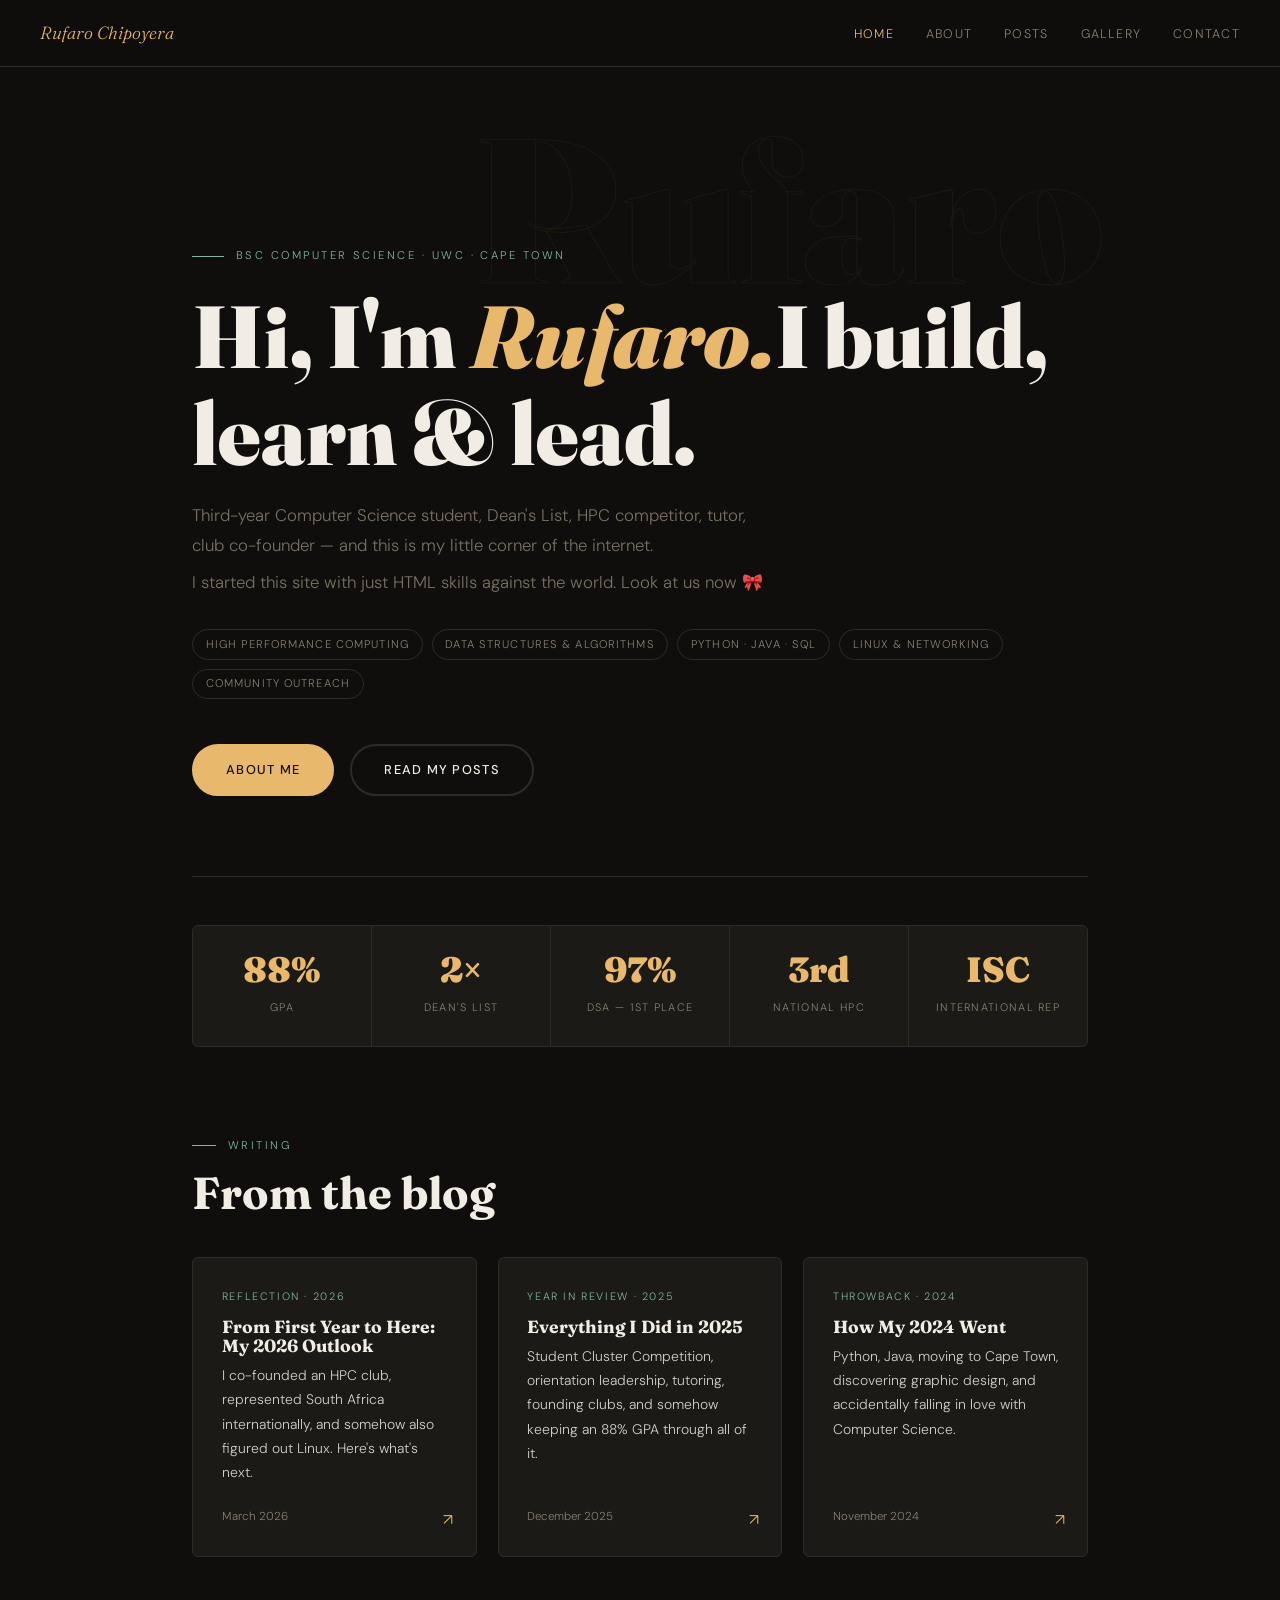
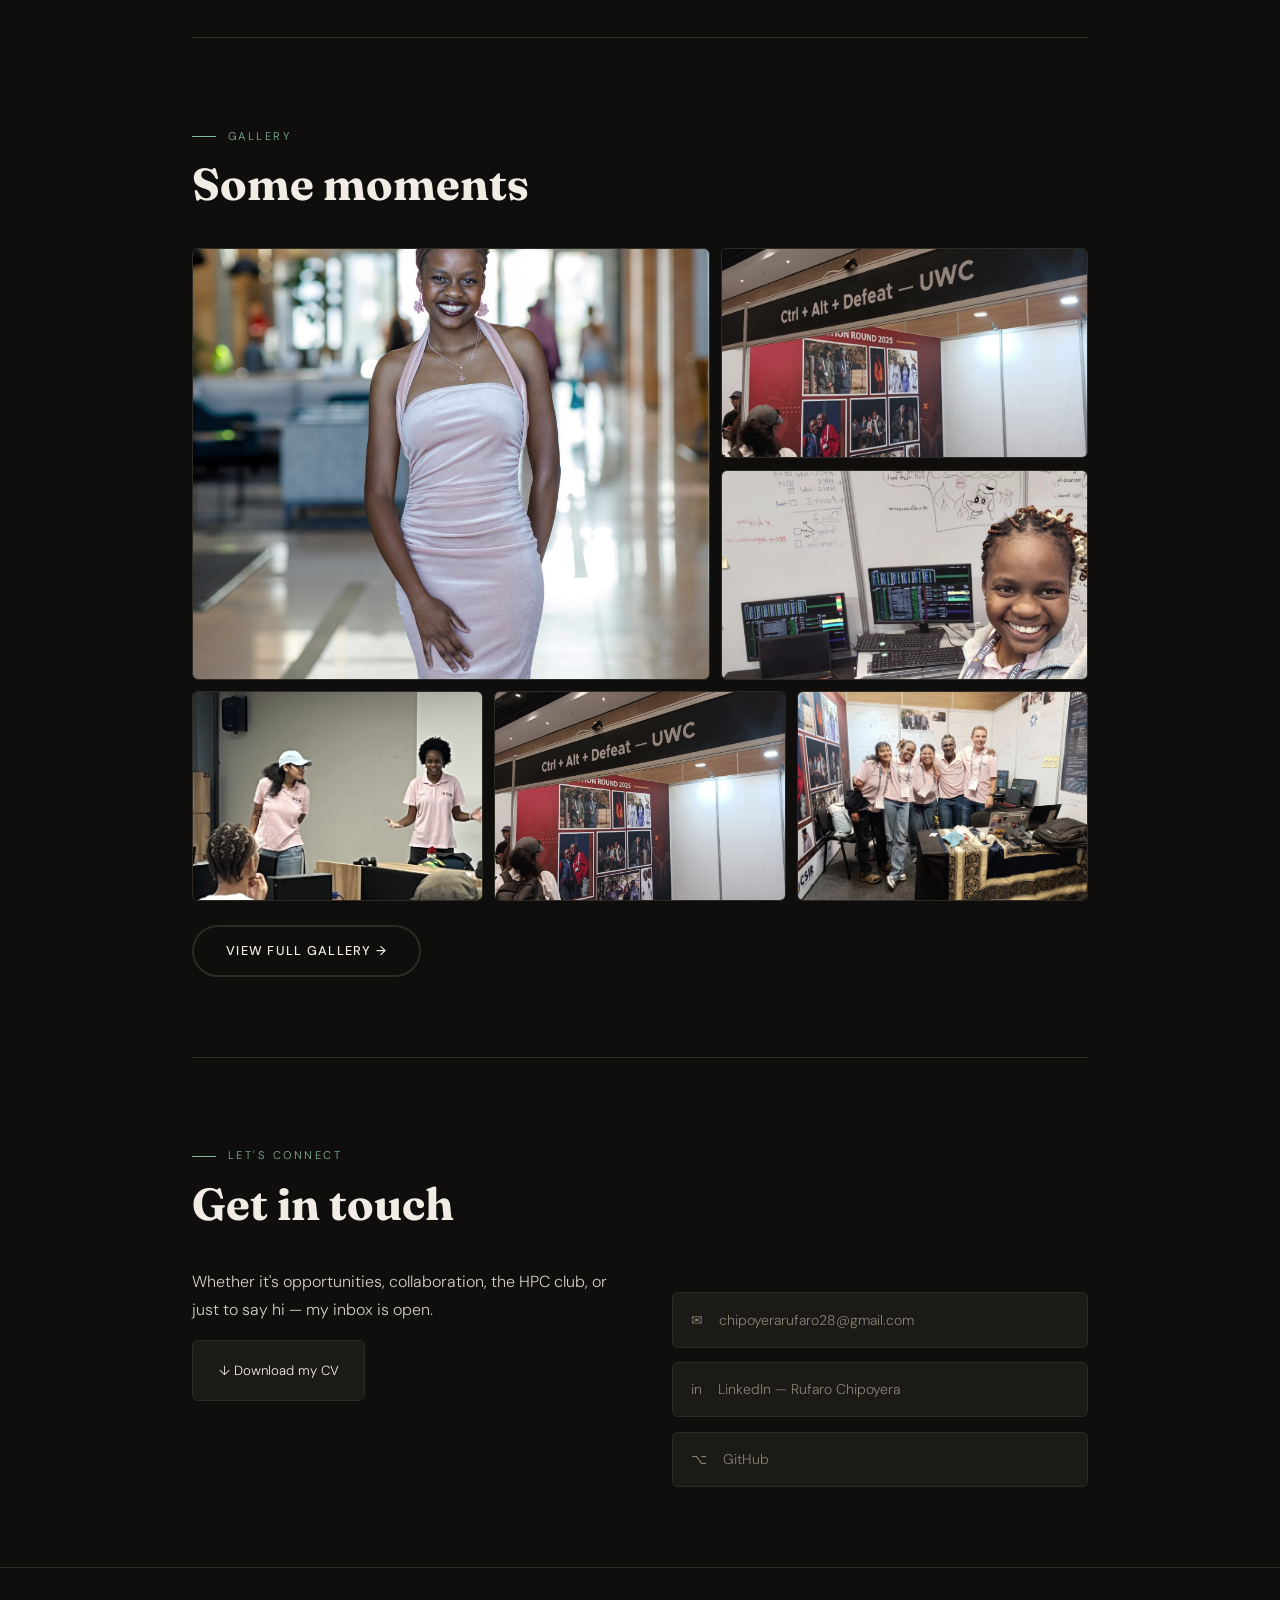
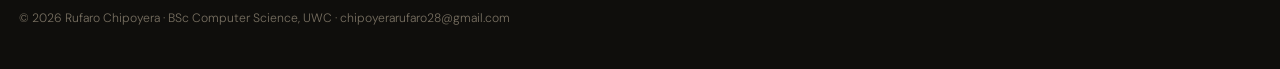
<file: index.html>
<!DOCTYPE html>
<html lang="en">
<head>
  <meta charset="UTF-8" />
  <meta name="viewport" content="width=device-width, initial-scale=1.0" />
  <title>Rufaro Chipoyera</title>
  <link rel="stylesheet" href="style.css" />
</head>
<body>

  <nav>
    <span class="nav-logo">Rufaro Chipoyera</span>
    <ul class="nav-links">
      <li><a href="index.html">Home</a></li>
      <li><a href="aboutme.html">About</a></li>
      <li><a href="posts.html">Posts</a></li>
      <li><a href="gallery.html">Gallery</a></li>
      <li><a href="index.html#contact">Contact</a></li>
    </ul>
  </nav>

  <div class="container">

    <!-- HERO -->
    <section class="hero">
      <div class="hero-bg-text" aria-hidden="true">Rufaro</div>
      <div class="hero-content">
        <span class="hero-eyebrow">BSc Computer Science · UWC · Cape Town</span>
        <h1>Hi, I'm <em>Rufaro.</em><br>I build, learn &amp; lead.</h1>
        <p class="hero-sub">Third-year Computer Science student, Dean's List, HPC competitor, tutor, club co-founder — and this is my little corner of the internet.</p>
        <p class="hero-sub">I started this site with just HTML skills against the world. Look at us now 🎀</p>
        <div class="hero-tags">
          <span class="hero-tag">High Performance Computing</span>
          <span class="hero-tag">Data Structures &amp; Algorithms</span>
          <span class="hero-tag">Python · Java · SQL</span>
          <span class="hero-tag">Linux &amp; Networking</span>
          <span class="hero-tag">Community Outreach</span>
        </div>
        <a href="aboutme.html" class="btn btn-primary">About Me</a>
        <a href="posts.html" class="btn btn-outline">Read My Posts</a>
      </div>
    </section>

    <!-- STATS -->
    <section id="stats" style="padding: 0; border:none;">
      <div class="stats-row fade-in">
        <div class="stat">
          <span class="stat-num">88%</span>
          <span class="stat-label">GPA</span>
        </div>
        <div class="stat">
          <span class="stat-num">2×</span>
          <span class="stat-label">Dean's List</span>
        </div>
        <div class="stat">
          <span class="stat-num">97%</span>
          <span class="stat-label">DSA — 1st Place</span>
        </div>
        <div class="stat">
          <span class="stat-num">3rd</span>
          <span class="stat-label">National HPC</span>
        </div>
        <div class="stat">
          <span class="stat-num">ISC</span>
          <span class="stat-label">International Rep</span>
        </div>
      </div>
    </section>

    <!-- POSTS PREVIEW -->
    <section id="writing">
      <span class="section-label">Writing</span>
      <h2>From the blog</h2>
      <div class="posts-grid">
        <a href="2026plans.html" class="post-card fade-in">
          <span class="post-card-tag">Reflection · 2026</span>
          <h3>From First Year to Here: My 2026 Outlook</h3>
          <p>I co-founded an HPC club, represented South Africa internationally, and somehow also figured out Linux. Here's what's next.</p>
          <span class="post-card-date">March 2026</span>
          <span class="post-arrow">↗</span>
        </a>
        <a href="2025stuff.html" class="post-card fade-in delay-1">
          <span class="post-card-tag">Year in Review · 2025</span>
          <h3>Everything I Did in 2025</h3>
          <p>Student Cluster Competition, orientation leadership, tutoring, founding clubs, and somehow keeping an 88% GPA through all of it.</p>
          <span class="post-card-date">December 2025</span>
          <span class="post-arrow">↗</span>
        </a>
        <a href="firstyear.html" class="post-card fade-in delay-2">
          <span class="post-card-tag">Throwback · 2024</span>
          <h3>How My 2024 Went</h3>
          <p>Python, Java, moving to Cape Town, discovering graphic design, and accidentally falling in love with Computer Science.</p>
          <span class="post-card-date">November 2024</span>
          <span class="post-arrow">↗</span>
        </a>
      </div>
    </section>

    <!-- GALLERY PREVIEW -->
    <section id="gallery-preview">
      <span class="section-label">Gallery</span>
      <h2>Some moments</h2>
      <div class="gallery-grid fade-in">
        <div class="gallery-item g-wide g-tall">
          <img src="AEP.jpeg" alt="Rufaro at formal" />
          <div class="gallery-caption">UWC Formal 🌸</div>
        </div>
        <div class="gallery-item g-med">
          <img src="CADStation.jpeg" alt="HPC Competition" />
          <div class="gallery-caption">Student Cluster Competition</div>
        </div>
        <div class="gallery-item g-med">
          <img src="hpcselfie.jpeg" alt="HPC setup" />
          <div class="gallery-caption">The HPC setup 👆</div>
        </div>
        <div class="gallery-item g-third">
          <img src="hpc_launch.jpeg" alt="CSIR presentation" />
          <div class="gallery-caption">Presenting at CSir</div>
        </div>
        <div class="gallery-item g-third">
          <img src="CADStation.jpeg"UWC team booth" />
          <div class="gallery-caption">Ctrl + Alt + Defeat — UWC 🖥</div>
        </div>
        <div class="gallery-item g-third">
          <img src="teampic.jpeg" alt="UWC team photo" />
          <div class="gallery-caption">The team 🤝</div>
        </div>
      </div>
      <div style="margin-top:1.5rem;">
        <a href="gallery.html" class="btn btn-outline" style="margin-left:0;">View full gallery →</a>
      </div>
    </section>

    <!-- CONTACT -->
    <section id="contact">
      <span class="section-label">Let's connect</span>
      <h2>Get in touch</h2>
      <div class="contact-grid">
        <div>
          <p>Whether it's opportunities, collaboration, the HPC club, or just to say hi — my inbox is open.</p>
          <a href="Rufaro_Chipoyera_CV.pdf" class="cv-download" download>
            ↓ Download my CV
          </a>
        </div>
        <div class="contact-links">
          <a href="mailto:chipoyerarufaro28@gmail.com" class="contact-link">
            <span>✉</span> chipoyerarufaro28@gmail.com
          </a>
          <a href="https://www.linkedin.com/in/rufaro-chipoyera-35567a199?utm_source=share_via&utm_content=profile&utm_medium=member_ios" class="contact-link" target="_blank">
            <span>in</span> LinkedIn — Rufaro Chipoyera
          </a>
          <a href="https://github.com/ruvarashecodes" class="contact-link" target="_blank">
            <span>⌥</span> GitHub
          </a>
        </div>
      </div>
    </section>

  </div>

  <footer>
    <p>© <span id="year"></span> Rufaro Chipoyera · BSc Computer Science, UWC ·
      <a href="mailto:chipoyerarufaro28@gmail.com">chipoyerarufaro28@gmail.com</a>
    </p>
  </footer>

  <script src="script.js"></script>
</body>
</html>
</file>
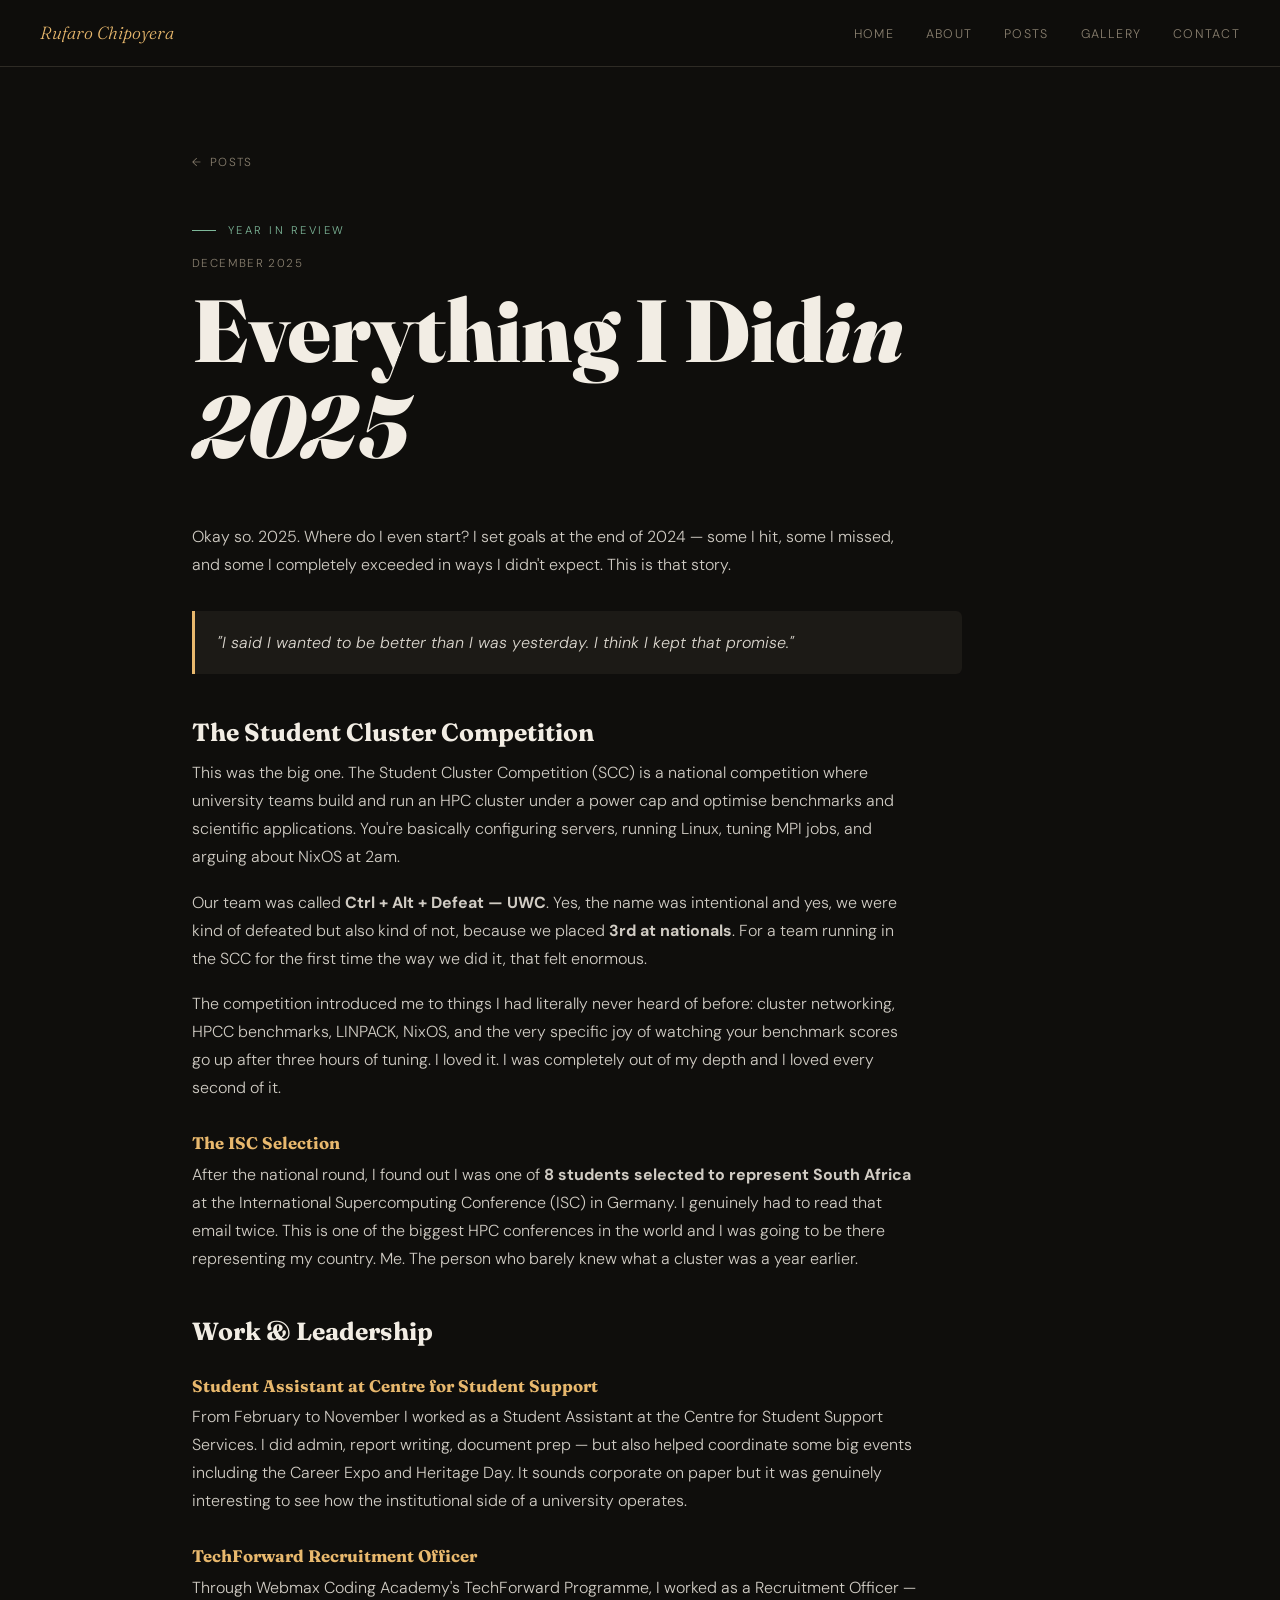
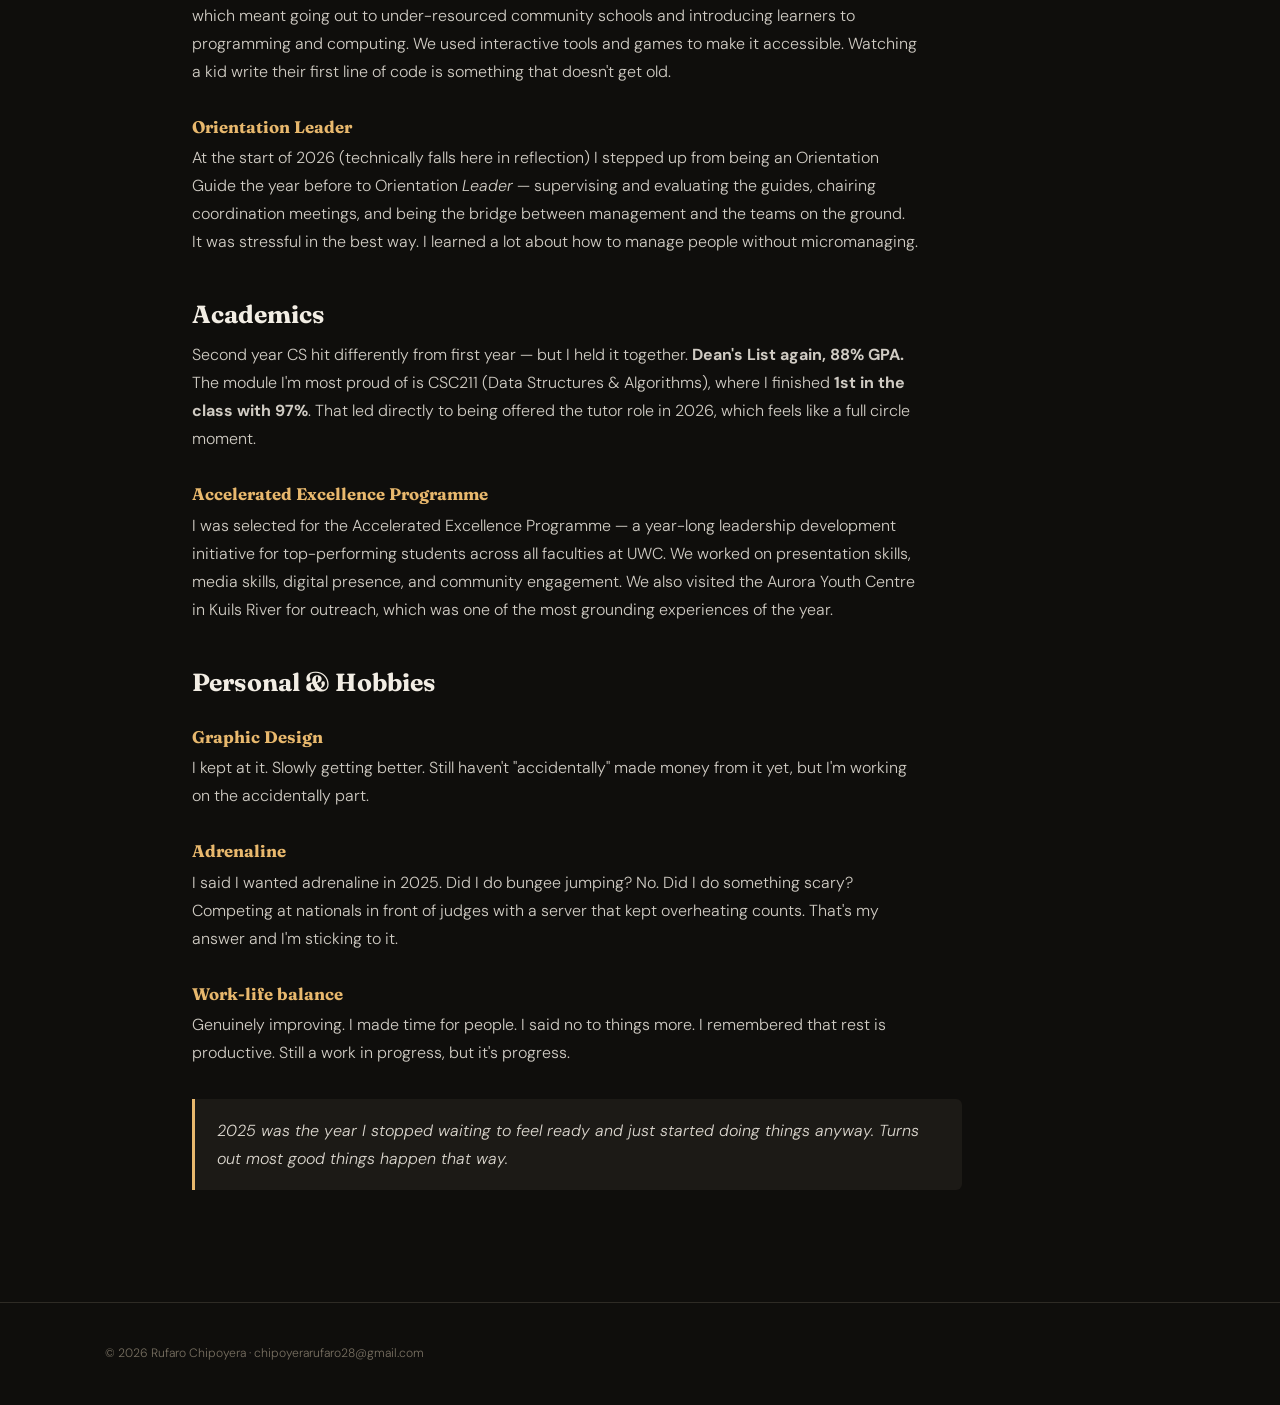
<file: 2025stuff.html>
<!DOCTYPE html>
<html lang="en">
<head>
  <meta charset="UTF-8" />
  <meta name="viewport" content="width=device-width, initial-scale=1.0" />
  <title>Everything I Did in 2025 — Rufaro Chipoyera</title>
  <link rel="stylesheet" href="style.css" />
</head>
<body>

  <nav>
    <span class="nav-logo">Rufaro Chipoyera</span>
    <ul class="nav-links">
      <li><a href="index.html">Home</a></li>
      <li><a href="aboutme.html">About</a></li>
      <li><a href="posts.html">Posts</a></li>
      <li><a href="gallery.html">Gallery</a></li>
      <li><a href="index.html#contact">Contact</a></li>
    </ul>
  </nav>

  <div class="container">
    <section>
      <a href="posts.html" class="back-link">Posts</a>

      <div class="post-header fade-in">
        <span class="section-label">Year in Review</span>
        <span class="post-date">December 2025</span>
        <h1>Everything I Did<br><em>in 2025</em></h1>
      </div>

      <div class="post-body fade-in">

        <p>Okay so. 2025. Where do I even start? I set goals at the end of 2024 — some I hit, some I missed, and some I completely exceeded in ways I didn't expect. This is that story.</p>

        <div class="callout">
          <p>"I said I wanted to be better than I was yesterday. I think I kept that promise."</p>
        </div>

        <h2>The Student Cluster Competition</h2>

        <p>This was the big one. The Student Cluster Competition (SCC) is a national competition where university teams build and run an HPC cluster under a power cap and optimise benchmarks and scientific applications. You're basically configuring servers, running Linux, tuning MPI jobs, and arguing about NixOS at 2am.</p>

        <p>Our team was called <strong>Ctrl + Alt + Defeat — UWC</strong>. Yes, the name was intentional and yes, we were kind of defeated but also kind of not, because we placed <strong>3rd at nationals</strong>. For a team running in the SCC for the first time the way we did it, that felt enormous.</p>

        <p>The competition introduced me to things I had literally never heard of before: cluster networking, HPCC benchmarks, LINPACK, NixOS, and the very specific joy of watching your benchmark scores go up after three hours of tuning. I loved it. I was completely out of my depth and I loved every second of it.</p>

        <h4>The ISC Selection</h4>
        <p>After the national round, I found out I was one of <strong>8 students selected to represent South Africa</strong> at the International Supercomputing Conference (ISC) in Germany. I genuinely had to read that email twice. This is one of the biggest HPC conferences in the world and I was going to be there representing my country. Me. The person who barely knew what a cluster was a year earlier.</p>

        <h2>Work &amp; Leadership</h2>

        <h4>Student Assistant at Centre for Student Support</h4>
        <p>From February to November I worked as a Student Assistant at the Centre for Student Support Services. I did admin, report writing, document prep — but also helped coordinate some big events including the Career Expo and Heritage Day. It sounds corporate on paper but it was genuinely interesting to see how the institutional side of a university operates.</p>

        <h4>TechForward Recruitment Officer</h4>
        <p>Through Webmax Coding Academy's TechForward Programme, I worked as a Recruitment Officer — which meant going out to under-resourced community schools and introducing learners to programming and computing. We used interactive tools and games to make it accessible. Watching a kid write their first line of code is something that doesn't get old.</p>

        <h4>Orientation Leader</h4>
        <p>At the start of 2026 (technically falls here in reflection) I stepped up from being an Orientation Guide the year before to Orientation <em>Leader</em> — supervising and evaluating the guides, chairing coordination meetings, and being the bridge between management and the teams on the ground. It was stressful in the best way. I learned a lot about how to manage people without micromanaging.</p>

        <h2>Academics</h2>

        <p>Second year CS hit differently from first year — but I held it together. <strong>Dean's List again, 88% GPA.</strong> The module I'm most proud of is CSC211 (Data Structures &amp; Algorithms), where I finished <strong>1st in the class with 97%</strong>. That led directly to being offered the tutor role in 2026, which feels like a full circle moment.</p>

        <h4>Accelerated Excellence Programme</h4>
        <p>I was selected for the Accelerated Excellence Programme — a year-long leadership development initiative for top-performing students across all faculties at UWC. We worked on presentation skills, media skills, digital presence, and community engagement. We also visited the Aurora Youth Centre in Kuils River for outreach, which was one of the most grounding experiences of the year.</p>

        <h2>Personal &amp; Hobbies</h2>

        <h4>Graphic Design</h4>
        <p>I kept at it. Slowly getting better. Still haven't "accidentally" made money from it yet, but I'm working on the accidentally part.</p>

        <h4>Adrenaline</h4>
        <p>I said I wanted adrenaline in 2025. Did I do bungee jumping? No. Did I do something scary? Competing at nationals in front of judges with a server that kept overheating counts. That's my answer and I'm sticking to it.</p>

        <h4>Work-life balance</h4>
        <p>Genuinely improving. I made time for people. I said no to things more. I remembered that rest is productive. Still a work in progress, but it's progress.</p>

        <div class="callout">
          <p>2025 was the year I stopped waiting to feel ready and just started doing things anyway. Turns out most good things happen that way.</p>
        </div>

      </div>
    </section>
  </div>

  <footer>
    <p>© <span id="year"></span> Rufaro Chipoyera · <a href="mailto:chipoyerarufaro28@gmail.com">chipoyerarufaro28@gmail.com</a></p>
  </footer>

  <script src="script.js"></script>
</body>
</html>
</file>
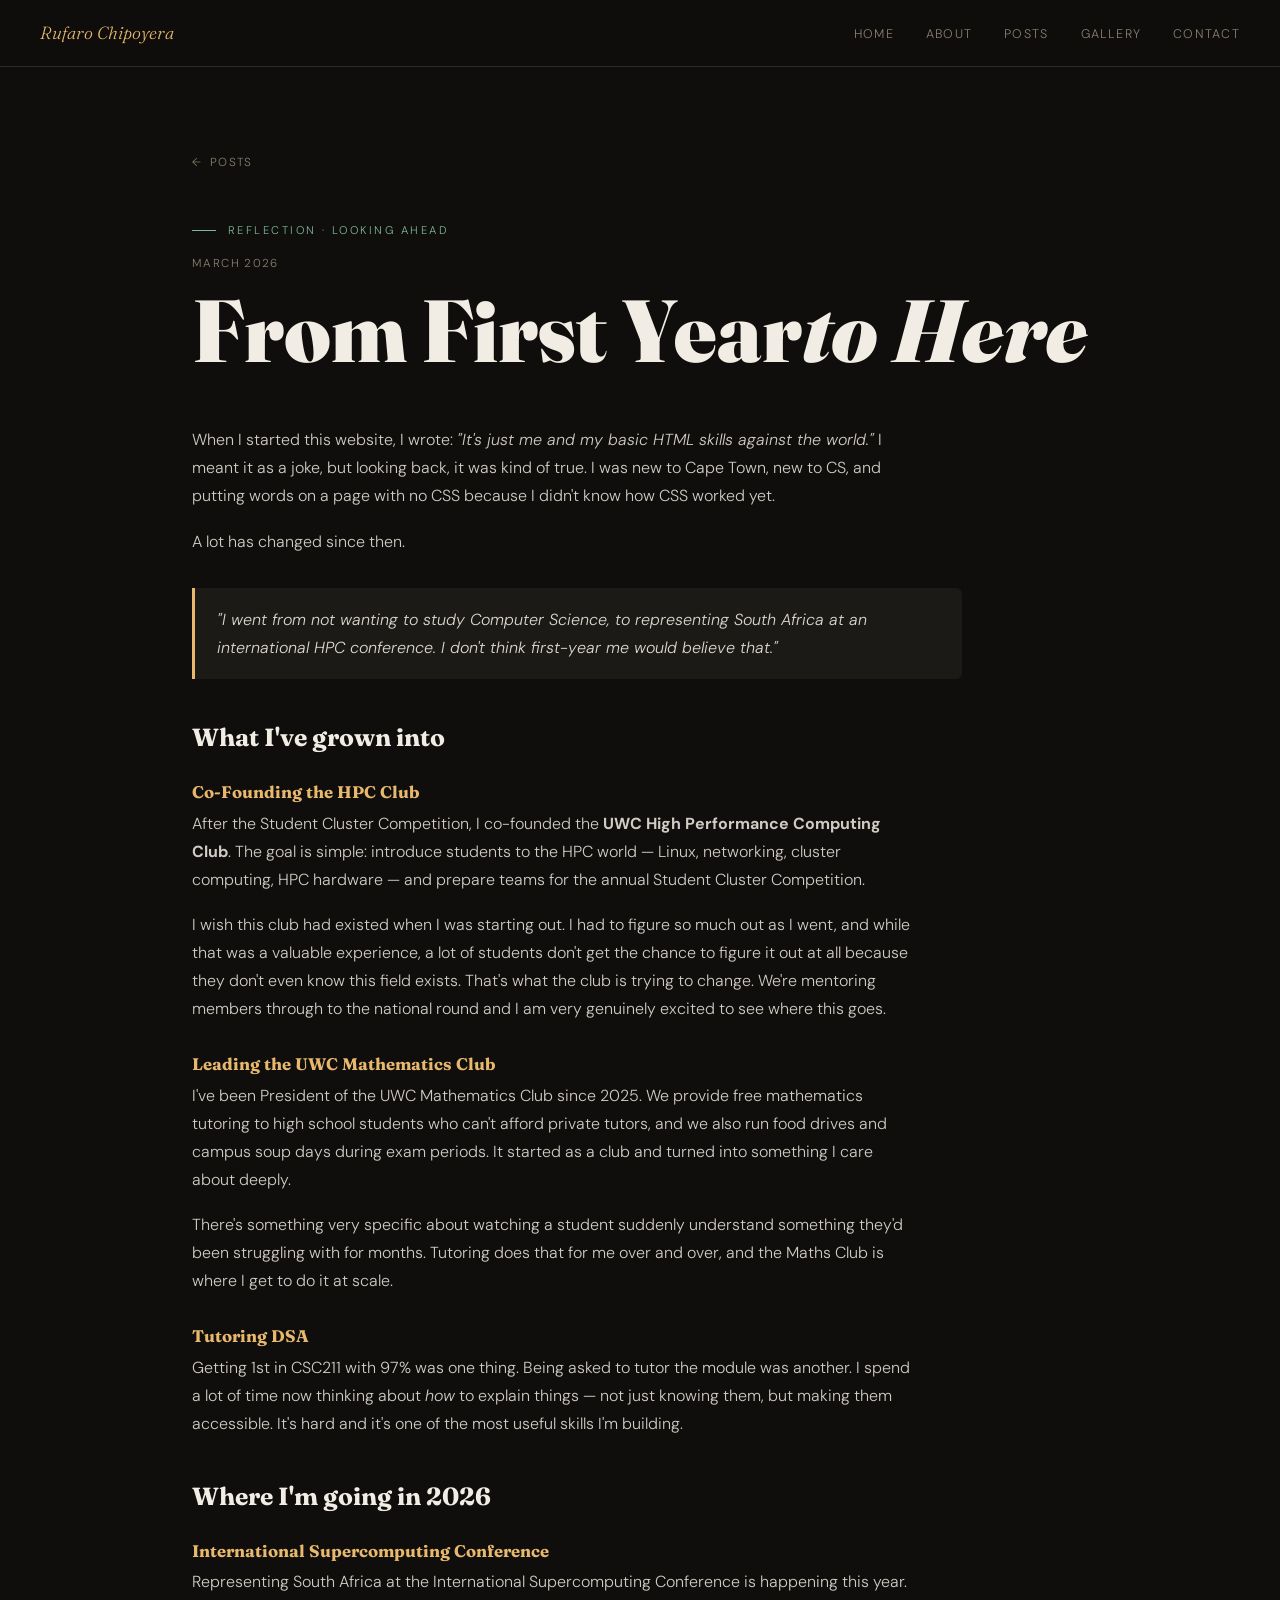
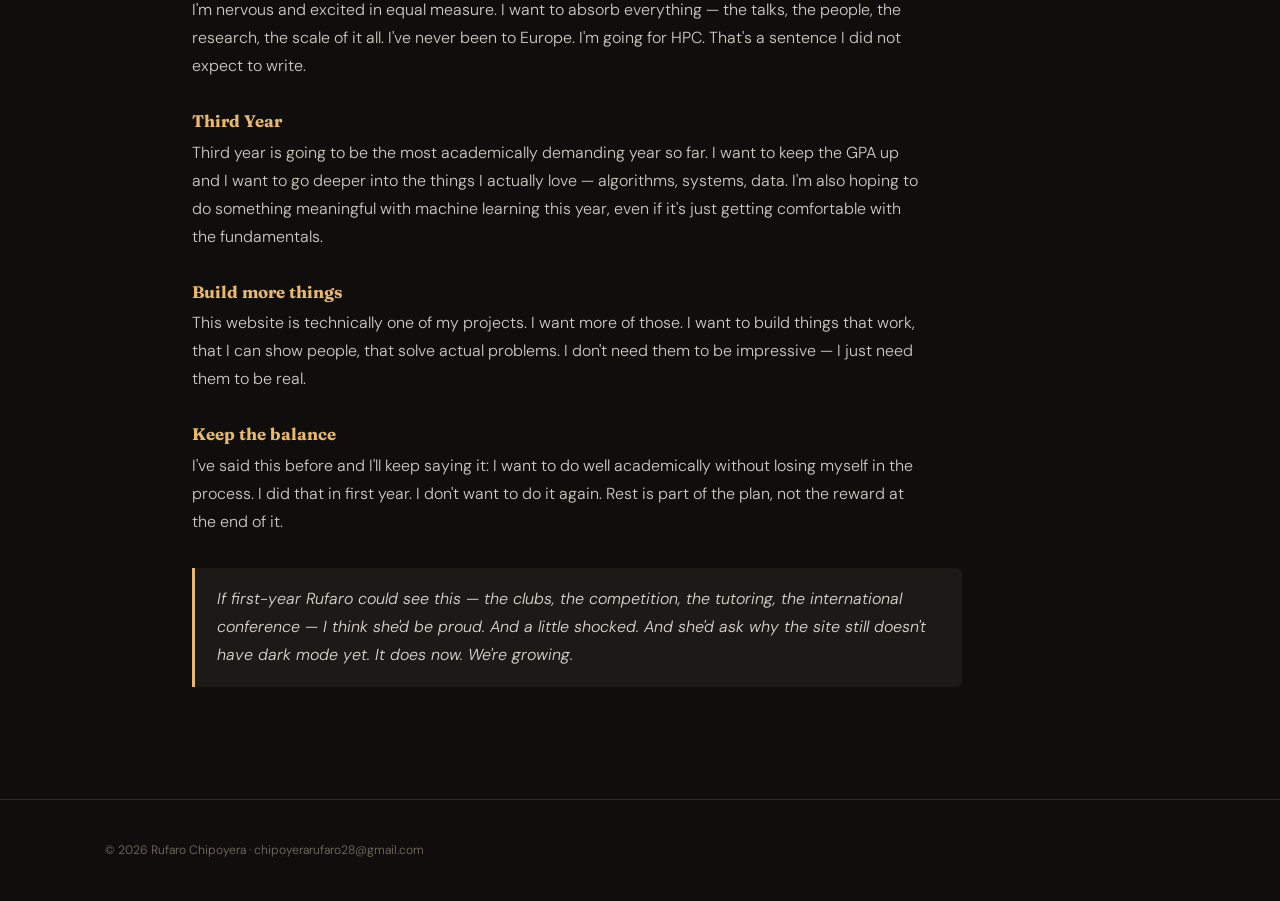
<file: 2026plans.html>
<!DOCTYPE html>
<html lang="en">
<head>
  <meta charset="UTF-8" />
  <meta name="viewport" content="width=device-width, initial-scale=1.0" />
  <title>My 2026 Outlook — Rufaro Chipoyera</title>
  <link rel="stylesheet" href="style.css" />
</head>
<body>

  <nav>
    <span class="nav-logo">Rufaro Chipoyera</span>
    <ul class="nav-links">
      <li><a href="index.html">Home</a></li>
      <li><a href="aboutme.html">About</a></li>
      <li><a href="posts.html">Posts</a></li>
      <li><a href="gallery.html">Gallery</a></li>
      <li><a href="index.html#contact">Contact</a></li>
    </ul>
  </nav>

  <div class="container">
    <section>
      <a href="posts.html" class="back-link">Posts</a>

      <div class="post-header fade-in">
        <span class="section-label">Reflection · Looking Ahead</span>
        <span class="post-date">March 2026</span>
        <h1>From First Year<br><em>to Here</em></h1>
      </div>

      <div class="post-body fade-in">

        <p>When I started this website, I wrote: <em>"It's just me and my basic HTML skills against the world."</em> I meant it as a joke, but looking back, it was kind of true. I was new to Cape Town, new to CS, and putting words on a page with no CSS because I didn't know how CSS worked yet.</p>

        <p>A lot has changed since then.</p>

        <div class="callout">
          <p>"I went from not wanting to study Computer Science, to representing South Africa at an international HPC conference. I don't think first-year me would believe that."</p>
        </div>

        <h2>What I've grown into</h2>

        <h4>Co-Founding the HPC Club</h4>
        <p>After the Student Cluster Competition, I co-founded the <strong>UWC High Performance Computing Club</strong>. The goal is simple: introduce students to the HPC world — Linux, networking, cluster computing, HPC hardware — and prepare teams for the annual Student Cluster Competition.</p>

        <p>I wish this club had existed when I was starting out. I had to figure so much out as I went, and while that was a valuable experience, a lot of students don't get the chance to figure it out at all because they don't even know this field exists. That's what the club is trying to change. We're mentoring members through to the national round and I am very genuinely excited to see where this goes.</p>

        <h4>Leading the UWC Mathematics Club</h4>
        <p>I've been President of the UWC Mathematics Club since 2025. We provide free mathematics tutoring to high school students who can't afford private tutors, and we also run food drives and campus soup days during exam periods. It started as a club and turned into something I care about deeply.</p>

        <p>There's something very specific about watching a student suddenly understand something they'd been struggling with for months. Tutoring does that for me over and over, and the Maths Club is where I get to do it at scale.</p>

        <h4>Tutoring DSA</h4>
        <p>Getting 1st in CSC211 with 97% was one thing. Being asked to tutor the module was another. I spend a lot of time now thinking about <em>how</em> to explain things — not just knowing them, but making them accessible. It's hard and it's one of the most useful skills I'm building.</p>

        <h2>Where I'm going in 2026</h2>

        <h4>International Supercomputing Conference</h4>
        <p>Representing South Africa at the International Supercomputing Conference is happening this year. I'm nervous and excited in equal measure. I want to absorb everything — the talks, the people, the research, the scale of it all. I've never been to Europe. I'm going for HPC. That's a sentence I did not expect to write.</p>

        <h4>Third Year</h4>
        <p>Third year is going to be the most academically demanding year so far. I want to keep the GPA up and I want to go deeper into the things I actually love — algorithms, systems, data. I'm also hoping to do something meaningful with machine learning this year, even if it's just getting comfortable with the fundamentals.</p>

        <h4>Build more things</h4>
        <p>This website is technically one of my projects. I want more of those. I want to build things that work, that I can show people, that solve actual problems. I don't need them to be impressive — I just need them to be real.</p>

        <h4>Keep the balance</h4>
        <p>I've said this before and I'll keep saying it: I want to do well academically without losing myself in the process. I did that in first year. I don't want to do it again. Rest is part of the plan, not the reward at the end of it.</p>

        <div class="callout">
          <p>If first-year Rufaro could see this — the clubs, the competition, the tutoring, the international conference — I think she'd be proud. And a little shocked. And she'd ask why the site still doesn't have dark mode yet. It does now. We're growing.</p>
        </div>

      </div>
    </section>
  </div>

  <footer>
    <p>© <span id="year"></span> Rufaro Chipoyera · <a href="mailto:chipoyerarufaro28@gmail.com">chipoyerarufaro28@gmail.com</a></p>
  </footer>

  <script src="script.js"></script>
</body>
</html>
</file>
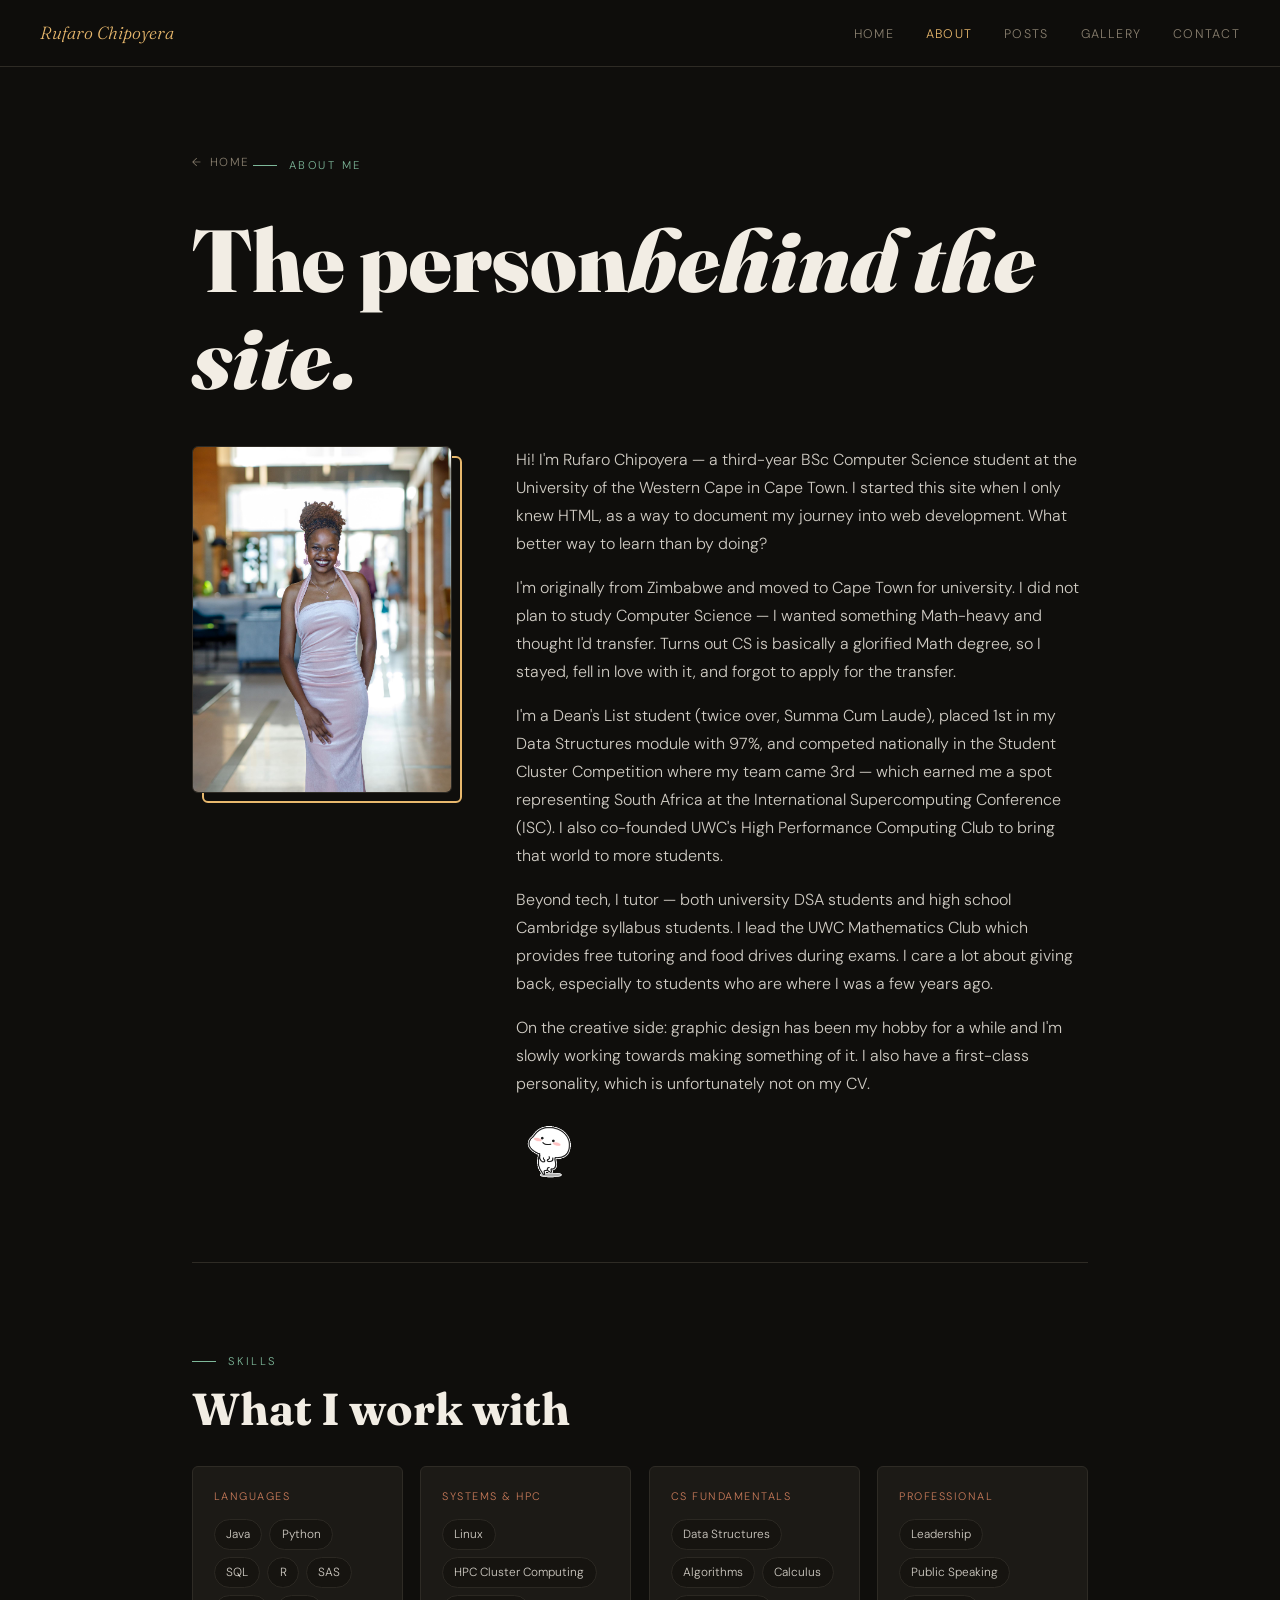
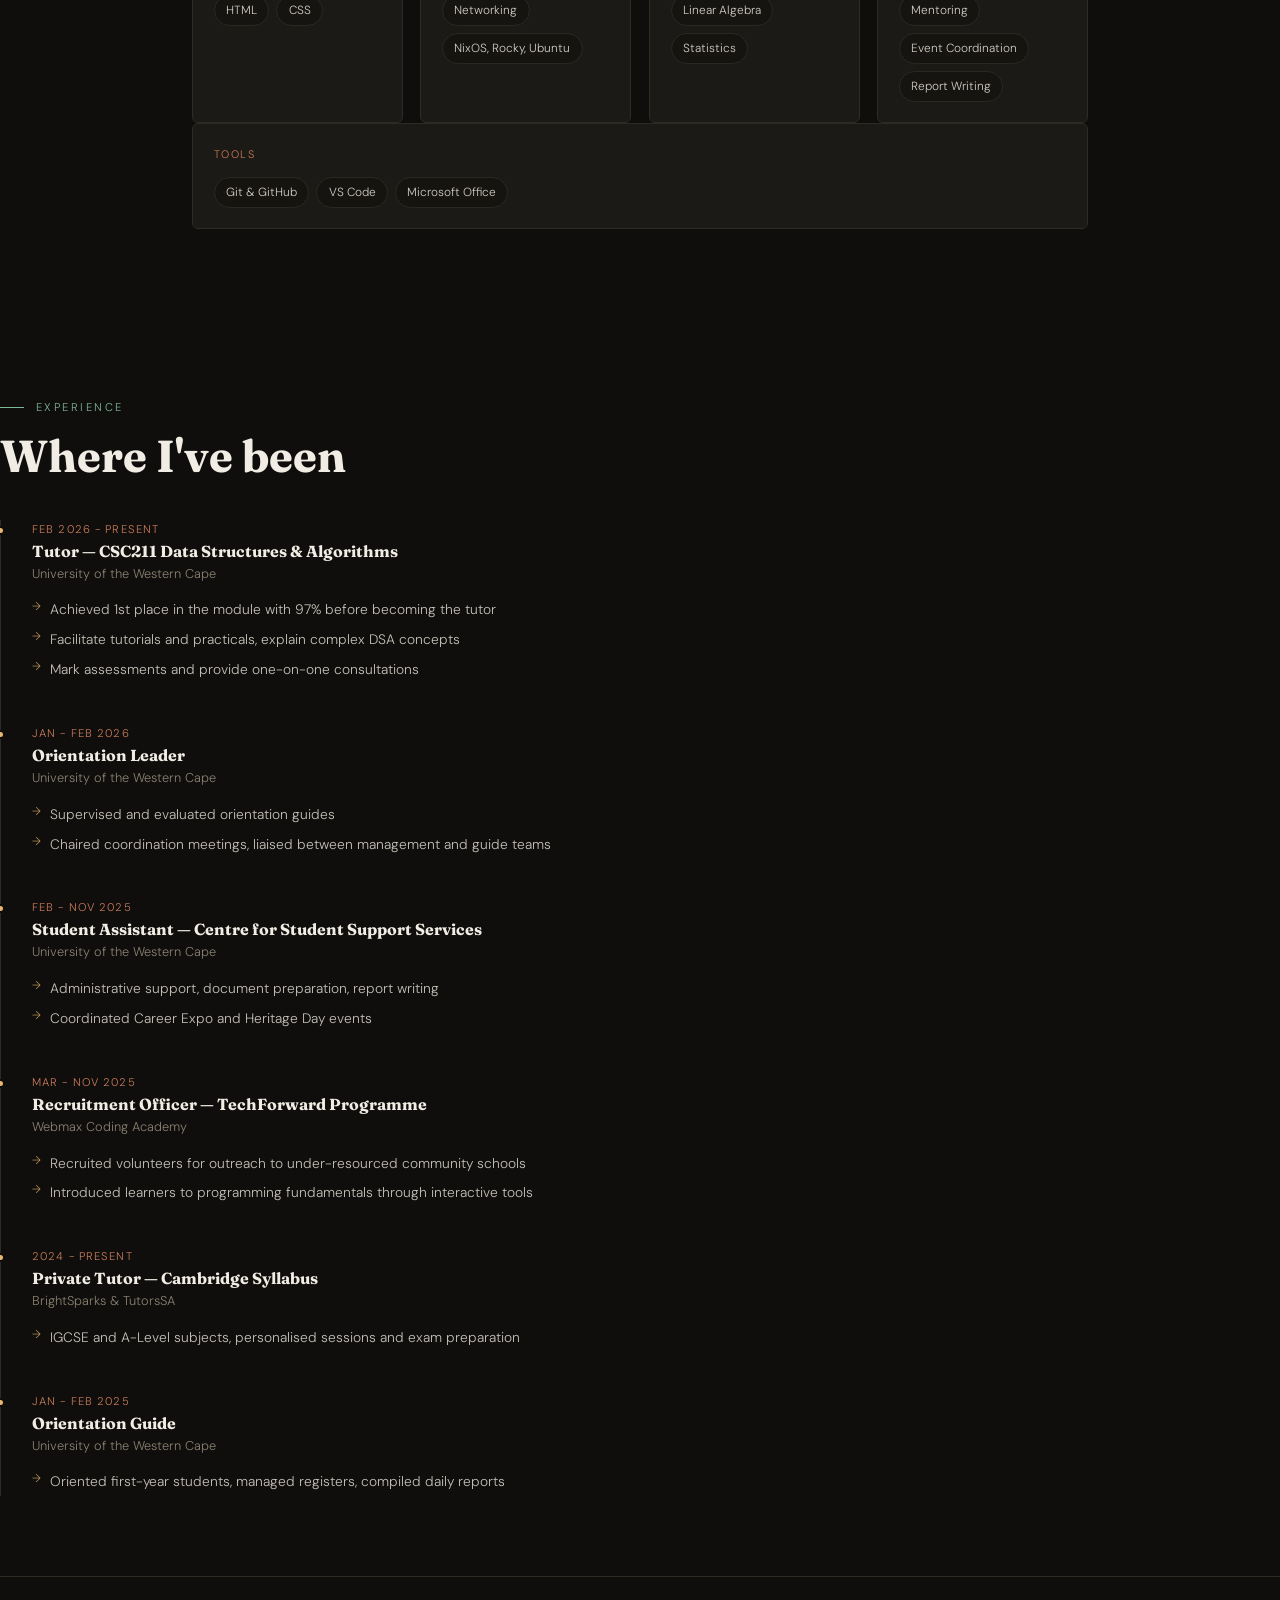
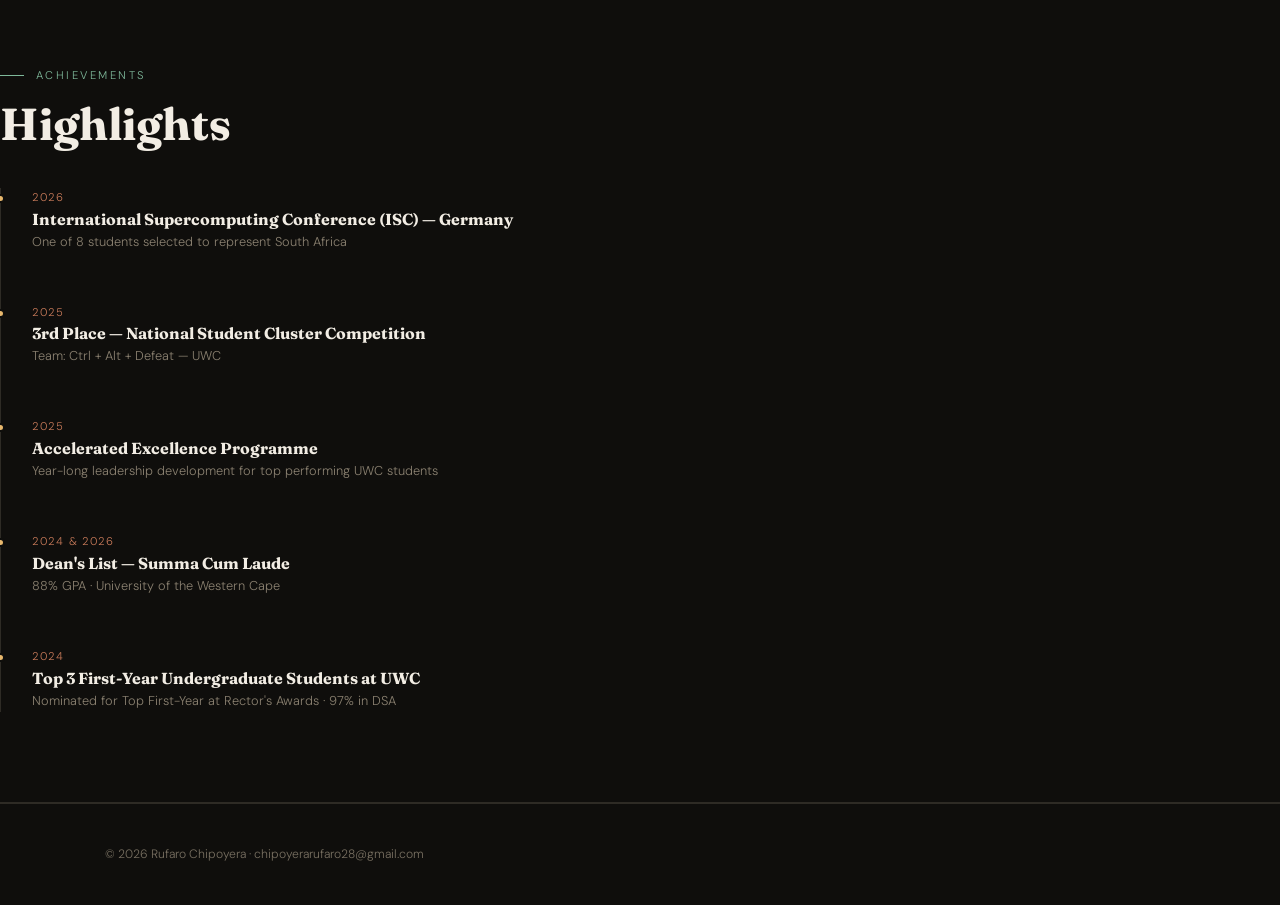
<file: aboutme.html>
<!DOCTYPE html>
<html lang="en">
<head>
  <meta charset="UTF-8" />
  <meta name="viewport" content="width=device-width, initial-scale=1.0" />
  <title>About — Rufaro Chipoyera</title>
  <link rel="stylesheet" href="style.css" />
</head>
<body>

  <nav>
    <span class="nav-logo">Rufaro Chipoyera</span>
    <ul class="nav-links">
      <li><a href="index.html">Home</a></li>
      <li><a href="aboutme.html">About</a></li>
      <li><a href="posts.html">Posts</a></li>
      <li><a href="gallery.html">Gallery</a></li>
      <li><a href="index.html#contact">Contact</a></li>
    </ul>
  </nav>

  <div class="container">

    <section>
      <a href="index.html" class="back-link">Home</a>
      <span class="section-label">About Me</span>
      <h1>The person<br><em>behind the site.</em></h1>

      <div class="about-grid fade-in">
        <div class="about-photo-wrap">
          <img src="AEP.jpeg" alt="Rufaro Chipoyera" class="about-photo" />
          <div class="about-photo-accent"></div>
        </div>
        <div class="about-text">
          <p>Hi! I'm Rufaro Chipoyera — a third-year BSc Computer Science student at the University of the Western Cape in Cape Town. I started this site when I only knew HTML, as a way to document my journey into web development. What better way to learn than by doing?</p>

          <p>I'm originally from Zimbabwe and moved to Cape Town for university. I did not plan to study Computer Science — I wanted something Math-heavy and thought I'd transfer. Turns out CS is basically a glorified Math degree, so I stayed, fell in love with it, and forgot to apply for the transfer.</p>

          <p>I'm a Dean's List student (twice over, Summa Cum Laude), placed 1st in my Data Structures module with 97%, and competed nationally in the Student Cluster Competition where my team came 3rd — which earned me a spot representing South Africa at the International Supercomputing Conference (ISC). I also co-founded UWC's High Performance Computing Club to bring that world to more students.</p>

          <p>Beyond tech, I tutor — both university DSA students and high school Cambridge syllabus students. I lead the UWC Mathematics Club which provides free tutoring and food drives during exams. I care a lot about giving back, especially to students who are where I was a few years ago.</p>

          <p>On the creative side: graphic design has been my hobby for a while and I'm slowly working towards making something of it. I also have a first-class personality, which is unfortunately not on my CV.</p>

          <img src="quby.gif" alt="Quby dancing" class="quby" />
        </div>
      </div>
    </section>

    <!-- SKILLS -->
    <section id="skills">
      <span class="section-label">Skills</span>
      <h2>What I work with</h2>
      <div class="skills-grid fade-in">
        <div class="skill-group">
          <span class="skill-group-title">Languages</span>
          <div class="skill-tags">
            <span class="skill-tag">Java</span>
            <span class="skill-tag">Python</span>
            <span class="skill-tag">SQL</span>
            <span class="skill-tag">R</span>
            <span class="skill-tag">SAS</span>
            <span class="skill-tag">HTML</span>
            <span class="skill-tag">CSS</span>
          </div>
        </div>
        <div class="skill-group">
          <span class="skill-group-title">Systems &amp; HPC</span>
          <div class="skill-tags">
            <span class="skill-tag">Linux</span>
            <span class="skill-tag">HPC Cluster Computing</span>
            <span class="skill-tag">Networking</span>
            <span class="skill-tag">NixOS, Rocky, Ubuntu</span>
          </div>
        </div>
        <div class="skill-group">
          <span class="skill-group-title">CS Fundamentals</span>
          <div class="skill-tags">
            <span class="skill-tag">Data Structures</span>
            <span class="skill-tag">Algorithms</span>
            <span class="skill-tag">Calculus</span>
            <span class="skill-tag">Linear Algebra</span>
            <span class="skill-tag">Statistics</span>
          </div>
        </div>
        <div class="skill-group">
          <span class="skill-group-title">Professional</span>
          <div class="skill-tags">
            <span class="skill-tag">Leadership</span>
            <span class="skill-tag">Public Speaking</span>
            <span class="skill-tag">Mentoring</span>
            <span class="skill-tag">Event Coordination</span>
            <span class="skill-tag">Report Writing</span>
          </div>
        </div>
        </div>
        <div class="skill-group">
          <span class="skill-group-title">Tools</span>
          <div class="skill-tags">
            <span class="skill-tag">Git &amp; GitHub</span>
            <span class="skill-tag">VS Code</span>
            <span class="skill-tag">Microsoft Office</span>
          </div>
        </div>
      </div>
    </section>

    <!-- EXPERIENCE TIMELINE -->
    <section id="experience">
      <span class="section-label">Experience</span>
      <h2>Where I've been</h2>
      <div class="timeline fade-in">

        <div class="timeline-item">
          <span class="timeline-date">Feb 2026 - Present</span>
          <h3>Tutor — CSC211 Data Structures &amp; Algorithms</h3>
          <span class="timeline-org">University of the Western Cape</span>
          <ul>
            <li>Achieved 1st place in the module with 97% before becoming the tutor</li>
            <li>Facilitate tutorials and practicals, explain complex DSA concepts</li>
            <li>Mark assessments and provide one-on-one consultations</li>
          </ul>
        </div>

        <div class="timeline-item">
          <span class="timeline-date">Jan - Feb 2026</span>
          <h3>Orientation Leader</h3>
          <span class="timeline-org">University of the Western Cape</span>
          <ul>
            <li>Supervised and evaluated orientation guides</li>
            <li>Chaired coordination meetings, liaised between management and guide teams</li>
          </ul>
        </div>

        <div class="timeline-item">
          <span class="timeline-date">Feb - Nov 2025</span>
          <h3>Student Assistant — Centre for Student Support Services</h3>
          <span class="timeline-org">University of the Western Cape</span>
          <ul>
            <li>Administrative support, document preparation, report writing</li>
            <li>Coordinated Career Expo and Heritage Day events</li>
          </ul>
        </div>

        <div class="timeline-item">
          <span class="timeline-date">Mar - Nov 2025</span>
          <h3>Recruitment Officer — TechForward Programme</h3>
          <span class="timeline-org">Webmax Coding Academy</span>
          <ul>
            <li>Recruited volunteers for outreach to under-resourced community schools</li>
            <li>Introduced learners to programming fundamentals through interactive tools</li>
          </ul>
        </div>

        <div class="timeline-item">
          <span class="timeline-date">2024 - Present</span>
          <h3>Private Tutor — Cambridge Syllabus</h3>
          <span class="timeline-org">BrightSparks &amp; TutorsSA</span>
          <ul>
            <li>IGCSE and A-Level subjects, personalised sessions and exam preparation</li>
          </ul>
        </div>

        <div class="timeline-item">
          <span class="timeline-date">Jan - Feb 2025</span>
          <h3>Orientation Guide</h3>
          <span class="timeline-org">University of the Western Cape</span>
          <ul>
            <li>Oriented first-year students, managed registers, compiled daily reports</li>
          </ul>
        </div>

      </div>
    </section>

    <!-- ACHIEVEMENTS -->
    <section id="achievements">
      <span class="section-label">Achievements</span>
      <h2>Highlights</h2>
      <div class="timeline fade-in">
        <div class="timeline-item">
          <span class="timeline-date">2026</span>
          <h3>International Supercomputing Conference (ISC) — Germany</h3>
          <span class="timeline-org">One of 8 students selected to represent South Africa</span>
        </div>
        <div class="timeline-item">
          <span class="timeline-date">2025</span>
          <h3>3rd Place — National Student Cluster Competition</h3>
          <span class="timeline-org">Team: Ctrl + Alt + Defeat — UWC</span>
        </div>
        <div class="timeline-item">
          <span class="timeline-date">2025</span>
          <h3>Accelerated Excellence Programme</h3>
          <span class="timeline-org">Year-long leadership development for top performing UWC students</span>
        </div>
        <div class="timeline-item">
          <span class="timeline-date">2024 &amp; 2026</span>
          <h3>Dean's List — Summa Cum Laude</h3>
          <span class="timeline-org">88% GPA · University of the Western Cape</span>
        </div>
        <div class="timeline-item">
          <span class="timeline-date">2024</span>
          <h3>Top 3 First-Year Undergraduate Students at UWC</h3>
          <span class="timeline-org">Nominated for Top First-Year at Rector's Awards · 97% in DSA</span>
        </div>
      </div>
    </section>

  </div>

  <footer>
    <p>© <span id="year"></span> Rufaro Chipoyera · <a href="mailto:chipoyerarufaro28@gmail.com">chipoyerarufaro28@gmail.com</a></p>
  </footer>

  <script src="script.js"></script>
</body>
</html>
</file>
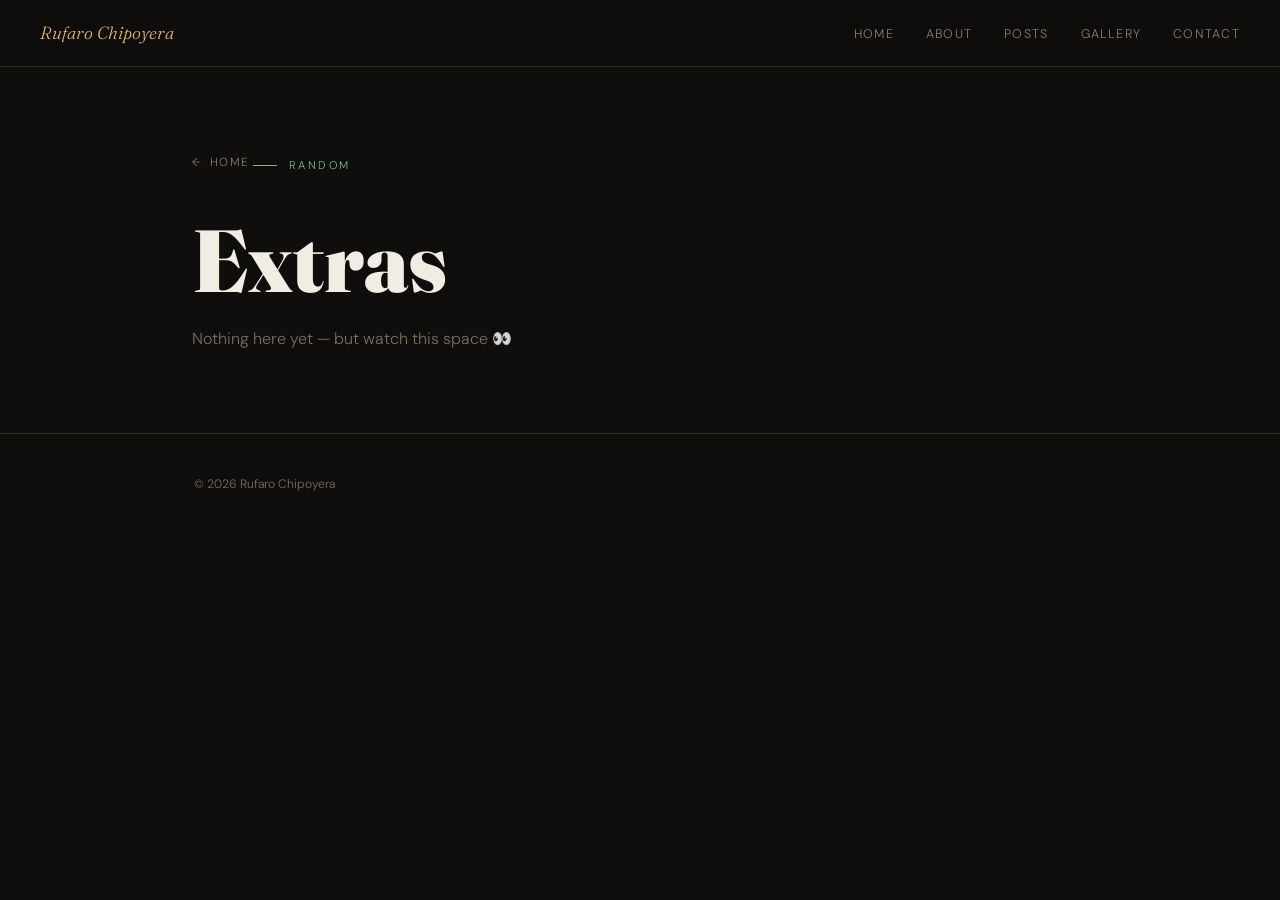
<file: extras.html>
<!DOCTYPE html>
<html lang="en">
<head>
  <meta charset="UTF-8" />
  <meta name="viewport" content="width=device-width, initial-scale=1.0" />
  <title>Extras — Rufaro Chipoyera</title>
  <link rel="stylesheet" href="style.css" />
</head>
<body>
  <nav>
    <span class="nav-logo">Rufaro Chipoyera</span>
    <ul class="nav-links">
      <li><a href="index.html">Home</a></li>
      <li><a href="aboutme.html">About</a></li>
      <li><a href="posts.html">Posts</a></li>
      <li><a href="gallery.html">Gallery</a></li>
      <li><a href="index.html#contact">Contact</a></li>
    </ul>
  </nav>
  <div class="container">
    <section>
      <a href="index.html" class="back-link">Home</a>
      <span class="section-label">Random</span>
      <h1>Extras</h1>
      <p style="margin-top:1rem; color:var(--muted);">Nothing here yet — but watch this space 👀</p>
    </section>
  </div>
  <footer>
    <p>© <span id="year"></span> Rufaro Chipoyera</p>
  </footer>
  <script src="script.js"></script>
</body>
</html>
</file>
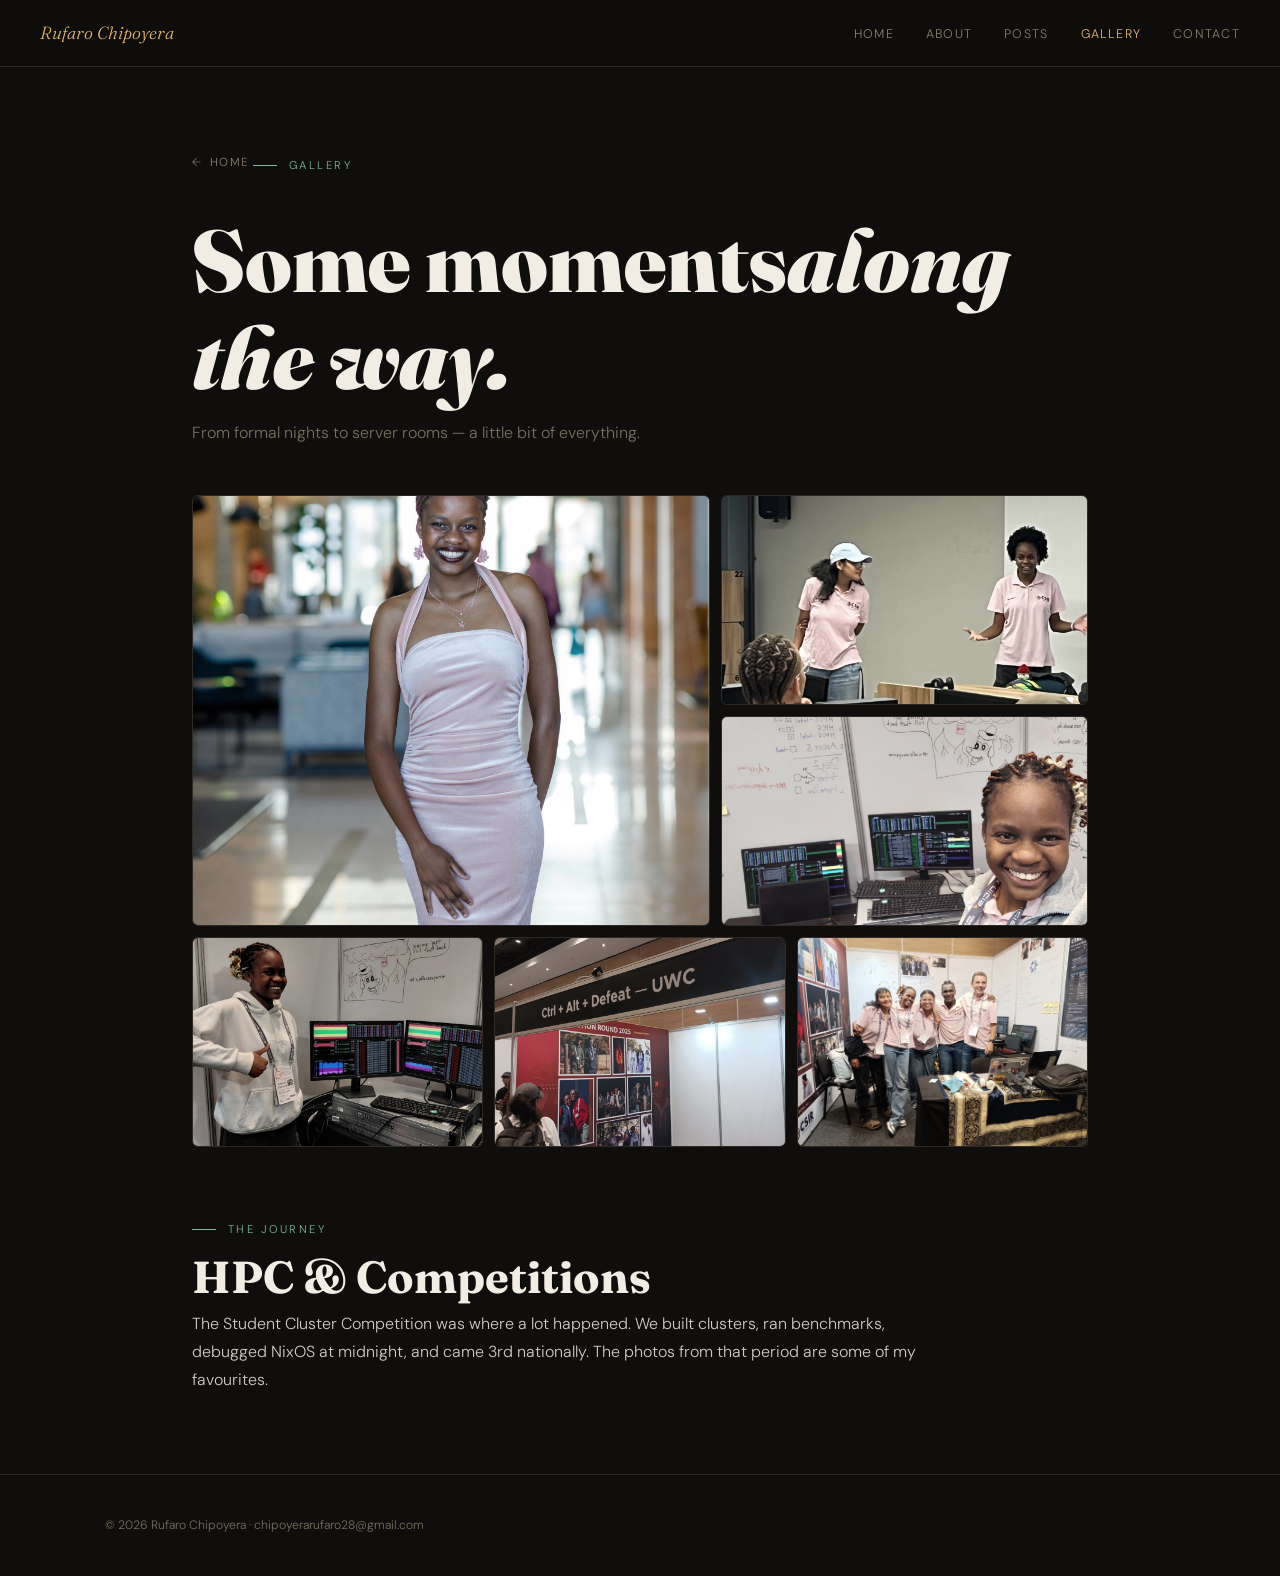
<file: gallery.html>
<!DOCTYPE html>
<html lang="en">
<head>
  <meta charset="UTF-8" />
  <meta name="viewport" content="width=device-width, initial-scale=1.0" />
  <title>Gallery — Rufaro Chipoyera</title>
  <link rel="stylesheet" href="style.css" />
</head>
<body>

  <nav>
    <span class="nav-logo">Rufaro Chipoyera</span>
    <ul class="nav-links">
      <li><a href="index.html">Home</a></li>
      <li><a href="aboutme.html">About</a></li>
      <li><a href="posts.html">Posts</a></li>
      <li><a href="gallery.html">Gallery</a></li>
      <li><a href="index.html#contact">Contact</a></li>
    </ul>
  </nav>

  <div class="container">
    <section>
      <a href="index.html" class="back-link">Home</a>
      <span class="section-label">Gallery</span>
      <h1>Some moments<br><em>along the way.</em></h1>
      <p style="margin-top:0.8rem; color:var(--muted);">From formal nights to server rooms — a little bit of everything.</p>

      <!-- MAIN GALLERY GRID -->
      <div class="gallery-grid fade-in" style="margin-top:3rem;">

        <!-- Row 1: big portrait + two stacked -->
        <div class="gallery-item g-wide g-tall">
          <img src="AEP.jpeg" alt="Rufaro at UWC Formal" />
          <div class="gallery-caption">UWC Formal 🌸 — looking the part</div>
        </div>
        <div class="gallery-item g-med">
          <img src="hpc_launch.jpeg" alt="Presenting at CSIR" />
          <div class="gallery-caption">Presenting with the team at CSIR</div>
        </div>
        <div class="gallery-item g-med">
          <img src="hpcselfie.jpeg" alt="HPC Station selfie" />
          <div class="gallery-caption">HPC station selfie with the three node cluster </div>
        </div>

        <!-- Row 2: three equal -->
        <div class="gallery-item g-third">
          <img src="setup.jpeg" alt="HPC Competition setup" />
          <div class="gallery-caption">The competition setup 👆 NixOS superior</div>
        </div>
        <div class="gallery-item g-third">
          <img src="CADStation.jpeg" alt="Ctrl + Alt + Defeat UWC booth" />
          <div class="gallery-caption">Ctrl + Alt + Defeat — UWC 🖥 national round</div>
        </div>
        <div class="gallery-item g-third">
          <img src="teampic.jpeg" alt="Team photo at UWC" />
          <div class="gallery-caption">The whole team 🤝 — wouldn't have it any other way</div>
        </div>

      </div>

      <!-- CATEGORIES -->
      <div style="margin-top:4rem;">
        <span class="section-label">The journey</span>
        <h2>HPC &amp; Competitions</h2>
        <p style="margin-top:0.5rem;">The Student Cluster Competition was where a lot happened. We built clusters, ran benchmarks, debugged NixOS at midnight, and came 3rd nationally. The photos from that period are some of my favourites.</p>
      </div>

    </section>
  </div>

  <footer>
    <p>© <span id="year"></span> Rufaro Chipoyera · <a href="mailto:chipoyerarufaro28@gmail.com">chipoyerarufaro28@gmail.com</a></p>
  </footer>

  <script src="script.js"></script>
</body>
</html>
</file>
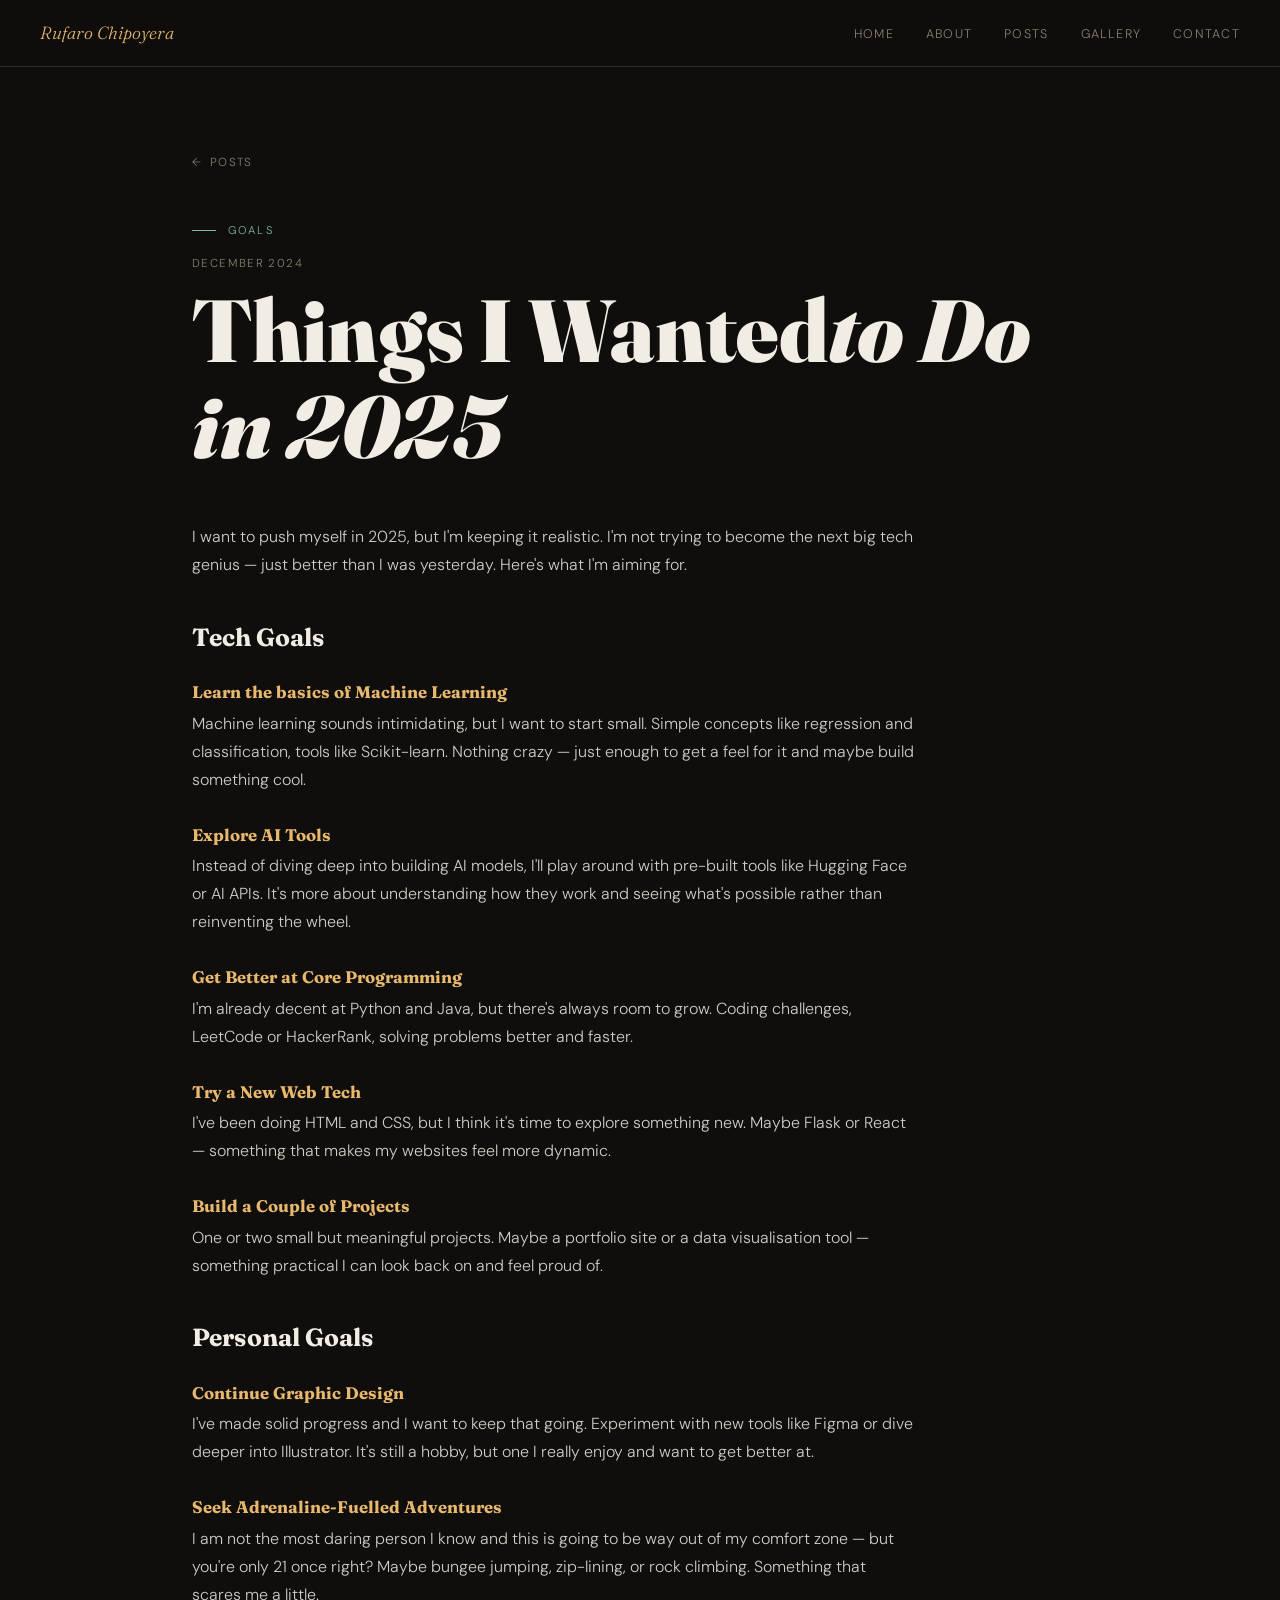
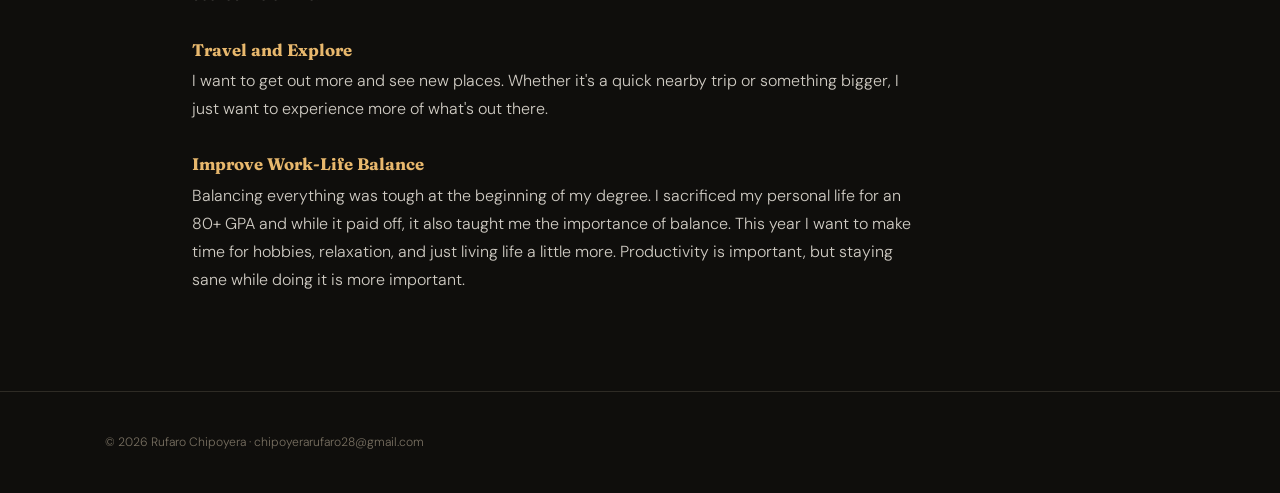
<file: goals2025.html>
<!DOCTYPE html>
<html lang="en">
<head>
  <meta charset="UTF-8" />
  <meta name="viewport" content="width=device-width, initial-scale=1.0" />
  <title>Things I Wanted to Do in 2025 — Rufaro Chipoyera</title>
  <link rel="stylesheet" href="style.css" />
</head>
<body>

  <nav>
    <span class="nav-logo">Rufaro Chipoyera</span>
    <ul class="nav-links">
      <li><a href="index.html">Home</a></li>
      <li><a href="aboutme.html">About</a></li>
      <li><a href="posts.html">Posts</a></li>
      <li><a href="gallery.html">Gallery</a></li>
      <li><a href="index.html#contact">Contact</a></li>
    </ul>
  </nav>

  <div class="container">
    <section>
      <a href="posts.html" class="back-link">Posts</a>

      <div class="post-header fade-in">
        <span class="section-label">Goals</span>
        <span class="post-date">December 2024</span>
        <h1>Things I Wanted<br><em>to Do in 2025</em></h1>
      </div>

      <div class="post-body fade-in">

        <p>I want to push myself in 2025, but I'm keeping it realistic. I'm not trying to become the next big tech genius — just better than I was yesterday. Here's what I'm aiming for.</p>

        <h2>Tech Goals</h2>

        <h4>Learn the basics of Machine Learning</h4>
        <p>Machine learning sounds intimidating, but I want to start small. Simple concepts like regression and classification, tools like Scikit-learn. Nothing crazy — just enough to get a feel for it and maybe build something cool.</p>

        <h4>Explore AI Tools</h4>
        <p>Instead of diving deep into building AI models, I'll play around with pre-built tools like Hugging Face or AI APIs. It's more about understanding how they work and seeing what's possible rather than reinventing the wheel.</p>

        <h4>Get Better at Core Programming</h4>
        <p>I'm already decent at Python and Java, but there's always room to grow. Coding challenges, LeetCode or HackerRank, solving problems better and faster.</p>

        <h4>Try a New Web Tech</h4>
        <p>I've been doing HTML and CSS, but I think it's time to explore something new. Maybe Flask or React — something that makes my websites feel more dynamic.</p>

        <h4>Build a Couple of Projects</h4>
        <p>One or two small but meaningful projects. Maybe a portfolio site or a data visualisation tool — something practical I can look back on and feel proud of.</p>

        <h2>Personal Goals</h2>

        <h4>Continue Graphic Design</h4>
        <p>I've made solid progress and I want to keep that going. Experiment with new tools like Figma or dive deeper into Illustrator. It's still a hobby, but one I really enjoy and want to get better at.</p>

        <h4>Seek Adrenaline-Fuelled Adventures</h4>
        <p>I am not the most daring person I know and this is going to be way out of my comfort zone — but you're only 21 once right? Maybe bungee jumping, zip-lining, or rock climbing. Something that scares me a little.</p>

        <h4>Travel and Explore</h4>
        <p>I want to get out more and see new places. Whether it's a quick nearby trip or something bigger, I just want to experience more of what's out there.</p>

        <h4>Improve Work-Life Balance</h4>
        <p>Balancing everything was tough at the beginning of my degree. I sacrificed my personal life for an 80+ GPA and while it paid off, it also taught me the importance of balance. This year I want to make time for hobbies, relaxation, and just living life a little more. Productivity is important, but staying sane while doing it is more important.</p>

      </div>
    </section>
  </div>

  <footer>
    <p>© <span id="year"></span> Rufaro Chipoyera · <a href="mailto:chipoyerarufaro28@gmail.com">chipoyerarufaro28@gmail.com</a></p>
  </footer>

  <script src="script.js"></script>
</body>
</html>
</file>
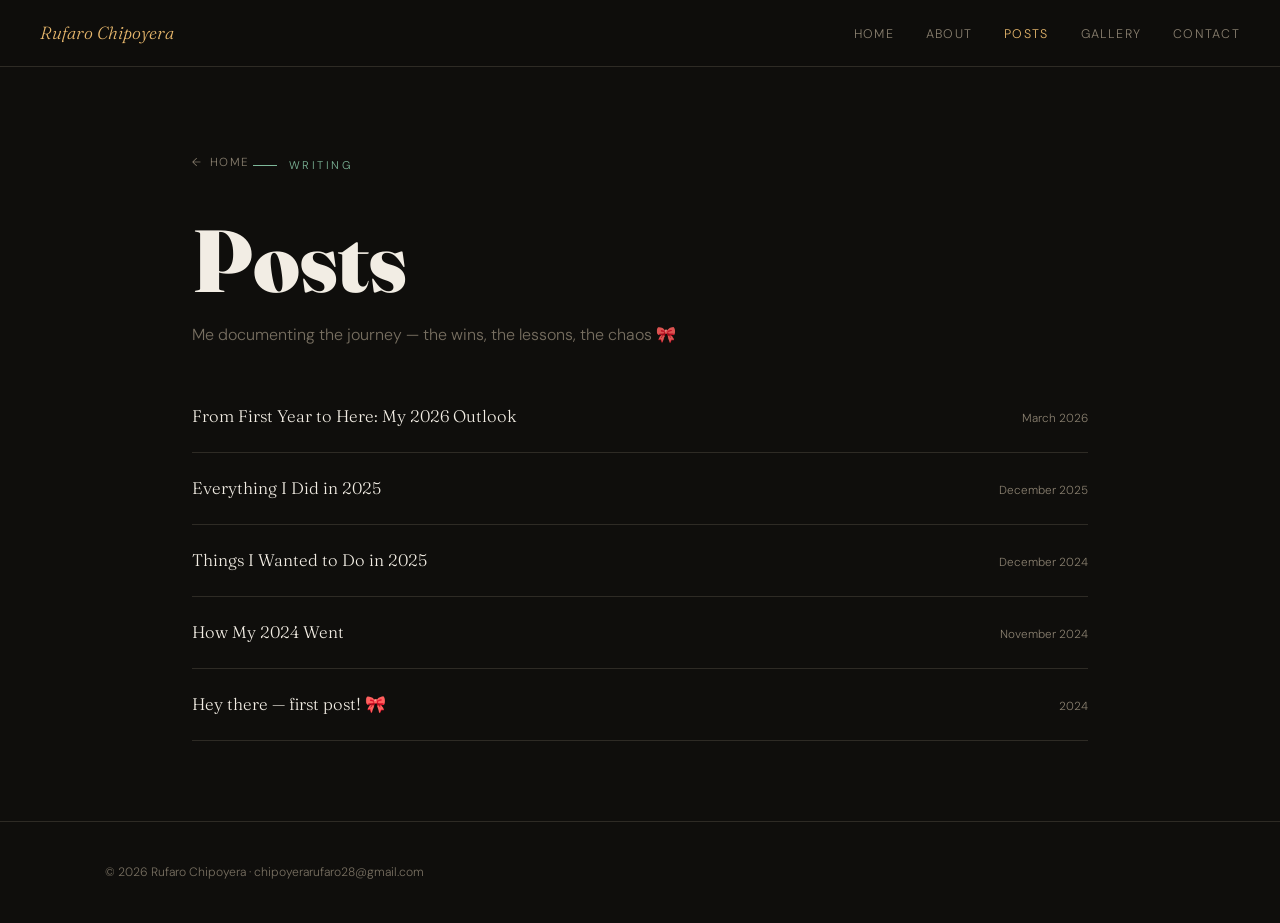
<file: posts.html>
<!DOCTYPE html>
<html lang="en">
<head>
  <meta charset="UTF-8" />
  <meta name="viewport" content="width=device-width, initial-scale=1.0" />
  <title>Posts — Rufaro Chipoyera</title>
  <link rel="stylesheet" href="style.css" />
</head>
<body>

  <nav>
    <span class="nav-logo">Rufaro Chipoyera</span>
    <ul class="nav-links">
      <li><a href="index.html">Home</a></li>
      <li><a href="aboutme.html">About</a></li>
      <li><a href="posts.html">Posts</a></li>
      <li><a href="gallery.html">Gallery</a></li>
      <li><a href="index.html#contact">Contact</a></li>
    </ul>
  </nav>

  <div class="container">
    <section>
      <a href="index.html" class="back-link">Home</a>
      <span class="section-label">Writing</span>
      <h1>Posts</h1>
      <p style="margin-top:0.75rem; color:var(--muted);">Me documenting the journey — the wins, the lessons, the chaos 🎀</p>

      <div class="posts-list fade-in">
        <div class="post-list-item">
          <a href="2026plans.html">From First Year to Here: My 2026 Outlook</a>
          <span class="post-list-date">March 2026</span>
        </div>
        <div class="post-list-item">
          <a href="2025stuff.html">Everything I Did in 2025</a>
          <span class="post-list-date">December 2025</span>
        </div>
        <div class="post-list-item">
          <a href="goals2025.html">Things I Wanted to Do in 2025</a>
          <span class="post-list-date">December 2024</span>
        </div>
        <div class="post-list-item">
          <a href="firstyear.html">How My 2024 Went</a>
          <span class="post-list-date">November 2024</span>
        </div>
        <div class="post-list-item">
          <a href="aboutme.html">Hey there — first post! 🎀</a>
          <span class="post-list-date">2024</span>
        </div>
      </div>
    </section>
  </div>

  <footer>
    <p>© <span id="year"></span> Rufaro Chipoyera · <a href="mailto:chipoyerarufaro28@gmail.com">chipoyerarufaro28@gmail.com</a></p>
  </footer>

  <script src="script.js"></script>
</body>
</html>
</file>
<file: style.css>
@import url('https://fonts.googleapis.com/css2?family=Fraunces:ital,opsz,wght@0,9..144,300;0,9..144,700;0,9..144,900;1,9..144,300;1,9..144,700&family=DM+Sans:opsz,wght@9..40,300;9..40,400;9..40,500&display=swap');

:root {
  --bg:        #0f0e0c;
  --bg2:       #161410;
  --surface:   #1c1a16;
  --border:    #2e2b25;
  --accent:    #e8b86d;
  --accent2:   #c97b5a;
  --green:     #7eb89a;
  --text:      #f2ede4;
  --muted:     #8a8070;
  --font-head: 'Fraunces', Georgia, serif;
  --font-body: 'DM Sans', sans-serif;
  --radius:    6px;
  --max:       960px;
  --t:         0.28s ease;
}

*, *::before, *::after { box-sizing: border-box; margin: 0; padding: 0; }
html { scroll-behavior: smooth; }

body {
  background: var(--bg);
  color: var(--text);
  font-family: var(--font-body);
  font-weight: 300;
  font-size: 1rem;
  line-height: 1.75;
  overflow-x: hidden;
}

/* Typography */
h1, h2, h3, h4 { font-family: var(--font-head); line-height: 1.1; color: var(--text); }
h1 { font-size: clamp(2.8rem, 7vw, 5.5rem); font-weight: 900; }
h2 { font-size: clamp(1.8rem, 4vw, 2.8rem); font-weight: 700; }
h3 { font-size: 1.25rem; font-weight: 700; }
h4 { font-size: 1.05rem; font-weight: 700; color: var(--accent); margin: 2rem 0 0.5rem; }
p  { opacity: 0.85; max-width: 66ch; }
a  { color: var(--accent); text-decoration: none; transition: opacity var(--t); }
a:hover { opacity: 0.7; }
br { display: none; }

/* Layout */
.container { max-width: var(--max); margin: 0 auto; padding: 0 2rem; position: relative; z-index: 1; }
section { padding: 5rem 0; border-bottom: 1px solid var(--border); }
section:last-child { border-bottom: none; }

/* Nav */
nav {
  position: sticky; top: 0; z-index: 100;
  background: rgba(15,14,12,0.9);
  backdrop-filter: blur(16px);
  border-bottom: 1px solid var(--border);
  padding: 1.1rem 2.5rem;
  display: flex; justify-content: space-between; align-items: center;
}
.nav-logo { font-family: var(--font-head); font-style: italic; font-size: 1.1rem; color: var(--accent); }
.nav-links { display: flex; gap: 2rem; list-style: none; }
.nav-links a { color: var(--muted); font-size: 0.78rem; letter-spacing: 0.1em; text-transform: uppercase; transition: color var(--t); }
.nav-links a:hover { color: var(--accent); opacity: 1; }

/* Hero */
.hero {
  min-height: 90vh;
  display: flex; flex-direction: column; justify-content: flex-end;
  padding: 6rem 0 5rem; position: relative;
}
.hero-bg-text {
  position: absolute; top: 5%; right: -1rem;
  font-family: var(--font-head); font-size: clamp(5rem, 16vw, 14rem);
  font-weight: 900; color: transparent;
  -webkit-text-stroke: 1px rgba(232,184,109,0.06);
  user-select: none; pointer-events: none; z-index: 0; line-height: 1;
}
.hero-content { position: relative; z-index: 1; }
.hero-eyebrow {
  display: inline-flex; align-items: center; gap: 0.75rem;
  font-size: 0.7rem; letter-spacing: 0.22em; text-transform: uppercase;
  color: var(--green); margin-bottom: 1.4rem;
}
.hero-eyebrow::before { content: ''; display: block; width: 2rem; height: 1px; background: var(--green); }
.hero h1 { margin-bottom: 1.2rem; }
.hero h1 em { font-style: italic; color: var(--accent); }
.hero-sub { font-size: 1.05rem; color: var(--muted); max-width: 52ch; margin-bottom: 0.5rem; }
.hero-tags { display: flex; flex-wrap: wrap; gap: 0.55rem; margin: 2rem 0 2.8rem; }
.hero-tag {
  font-size: 0.7rem; letter-spacing: 0.1em; text-transform: uppercase;
  color: var(--muted); border: 1px solid var(--border); padding: 0.28rem 0.8rem; border-radius: 999px;
}

/* Buttons */
.btn {
  display: inline-block; padding: 0.8rem 2rem;
  font-family: var(--font-body); font-size: 0.8rem; font-weight: 500;
  letter-spacing: 0.1em; text-transform: uppercase;
  border-radius: 999px; transition: all var(--t); cursor: pointer;
}
.btn-primary { background: var(--accent); color: #0f0e0c; border: 2px solid var(--accent); }
.btn-primary:hover { background: transparent; color: var(--accent); opacity: 1; }
.btn-outline { background: transparent; color: var(--text); border: 2px solid var(--border); margin-left: 0.75rem; }
.btn-outline:hover { border-color: var(--accent); color: var(--accent); opacity: 1; }

/* Section label */
.section-label {
  display: inline-flex; align-items: center; gap: 0.75rem;
  font-size: 0.7rem; letter-spacing: 0.22em; text-transform: uppercase;
  color: var(--green); margin-bottom: 0.8rem;
}
.section-label::before { content: ''; display: block; width: 1.5rem; height: 1px; background: var(--green); }

/* Stats */
.stats-row {
  display: grid; grid-template-columns: repeat(auto-fit, minmax(130px, 1fr));
  gap: 1px; background: var(--border); border: 1px solid var(--border);
  border-radius: var(--radius); overflow: hidden; margin-top: 3rem;
}
.stat { background: var(--surface); padding: 1.6rem 1.2rem; text-align: center; }
.stat-num { display: block; font-family: var(--font-head); font-size: 2.2rem; font-weight: 900; color: var(--accent); line-height: 1; margin-bottom: 0.35rem; }
.stat-label { font-size: 0.68rem; letter-spacing: 0.12em; text-transform: uppercase; color: var(--muted); }

/* About */
.about-grid { display: grid; grid-template-columns: 260px 1fr; gap: 4rem; align-items: start; margin-top: 2.5rem; }
.about-photo-wrap { position: relative; }
.about-photo { width: 100%; aspect-ratio: 3/4; object-fit: cover; object-position: top center; border-radius: var(--radius); border: 1px solid var(--border); display: block; }
.about-photo-accent { position: absolute; bottom: -10px; right: -10px; width: 100%; height: 100%; border: 2px solid var(--accent); border-radius: var(--radius); z-index: -1; }
.about-text p { margin-bottom: 1rem; }
.quby { width: 65px; margin-top: 1.2rem; display: block; }

/* Skills */
.skills-grid { display: grid; grid-template-columns: repeat(auto-fit, minmax(190px, 1fr)); gap: 1.1rem; margin-top: 2rem; }
.skill-group { background: var(--surface); border: 1px solid var(--border); border-radius: var(--radius); padding: 1.3rem; }
.skill-group-title { font-size: 0.68rem; letter-spacing: 0.14em; text-transform: uppercase; color: var(--accent2); margin-bottom: 0.8rem; display: block; }
.skill-tags { display: flex; flex-wrap: wrap; gap: 0.45rem; }
.skill-tag { font-size: 0.74rem; background: var(--bg2); border: 1px solid var(--border); color: var(--text); padding: 0.25rem 0.7rem; border-radius: 999px; opacity: 0.85; transition: border-color var(--t), opacity var(--t); }
.skill-tag:hover { border-color: var(--accent); opacity: 1; }

/* Timeline */
.timeline { margin-top: 2.5rem; position: relative; }
.timeline::before { content: ''; position: absolute; left: 0; top: 0; bottom: 0; width: 1px; background: var(--border); }
.timeline-item { padding: 0 0 2.5rem 2rem; position: relative; }
.timeline-item:last-child { padding-bottom: 0; }
.timeline-item::before { content: ''; position: absolute; left: -4px; top: 6px; width: 9px; height: 9px; border-radius: 50%; background: var(--accent); border: 2px solid var(--bg); }
.timeline-date { font-size: 0.7rem; letter-spacing: 0.1em; text-transform: uppercase; color: var(--accent2); margin-bottom: 0.2rem; display: block; }
.timeline-item h3 { font-size: 1rem; margin-bottom: 0.15rem; }
.timeline-org { font-size: 0.8rem; color: var(--muted); margin-bottom: 0.6rem; display: block; }
.timeline-item ul { list-style: none; margin-top: 0.4rem; }
.timeline-item ul li { font-size: 0.86rem; opacity: 0.8; padding: 0.18rem 0 0.18rem 1.1rem; position: relative; }
.timeline-item ul li::before { content: '→'; position: absolute; left: 0; color: var(--accent); font-size: 0.72rem; }

/* Post cards */
.posts-grid { display: grid; grid-template-columns: repeat(auto-fill, minmax(270px, 1fr)); gap: 1.3rem; margin-top: 2.5rem; }
.post-card {
  background: var(--surface); border: 1px solid var(--border); border-radius: var(--radius);
  padding: 1.8rem; display: flex; flex-direction: column;
  transition: border-color var(--t), transform var(--t);
  text-decoration: none; color: inherit; position: relative; overflow: hidden;
}
.post-card::after { content: ''; position: absolute; top: 0; left: 0; right: 0; height: 2px; background: linear-gradient(90deg, var(--accent), var(--accent2)); transform: scaleX(0); transform-origin: left; transition: transform var(--t); }
.post-card:hover { border-color: var(--accent); transform: translateY(-3px); opacity: 1; }
.post-card:hover::after { transform: scaleX(1); }
.post-card-tag { font-size: 0.67rem; letter-spacing: 0.15em; text-transform: uppercase; color: var(--green); margin-bottom: 0.7rem; display: block; }
.post-card h3 { font-size: 1.1rem; margin-bottom: 0.45rem; color: var(--text); }
.post-card p { font-size: 0.87rem; flex-grow: 1; margin-bottom: 1.4rem; }
.post-card-date { font-size: 0.72rem; color: var(--muted); }
.post-arrow { position: absolute; bottom: 1.4rem; right: 1.4rem; color: var(--accent); transition: transform var(--t); }
.post-card:hover .post-arrow { transform: translate(3px,-3px); }

/* Gallery */
.gallery-grid {
  display: grid;
  grid-template-columns: repeat(12, 1fr);
  grid-auto-rows: 210px;
  gap: 0.7rem; margin-top: 2.5rem;
}
.gallery-item { overflow: hidden; border-radius: var(--radius); border: 1px solid var(--border); position: relative; cursor: pointer; }
.gallery-item img { width: 100%; height: 100%; object-fit: cover; transition: transform 0.5s ease, filter 0.5s ease; filter: saturate(0.8); }
.gallery-item:hover img { transform: scale(1.05); filter: saturate(1.1); }
.gallery-caption { position: absolute; bottom: 0; left: 0; right: 0; background: linear-gradient(transparent, rgba(15,14,12,0.88)); padding: 1.5rem 0.9rem 0.7rem; font-size: 0.73rem; color: var(--text); opacity: 0; transform: translateY(4px); transition: opacity var(--t), transform var(--t); }
.gallery-item:hover .gallery-caption { opacity: 1; transform: translateY(0); }
.g-wide  { grid-column: span 7; }
.g-med   { grid-column: span 5; }
.g-third { grid-column: span 4; }
.g-half  { grid-column: span 6; }
.g-tall  { grid-row: span 2; }

/* Post page */
.post-header { margin-bottom: 3rem; }
.post-date { font-size: 0.72rem; letter-spacing: 0.12em; text-transform: uppercase; color: var(--muted); display: block; margin-bottom: 0.5rem; }
.post-body { max-width: 70ch; }
.post-body h2 { font-size: 1.55rem; margin: 2.8rem 0 0.8rem; }
.post-body h4 { margin-top: 2rem; }
.post-body p { margin-bottom: 1.1rem; }
.post-body img { max-width: 100%; border-radius: var(--radius); border: 1px solid var(--border); margin: 1.5rem 0; }
.post-body ul { list-style: none; margin: 0.5rem 0 1.2rem; }
.post-body ul li { padding: 0.22rem 0 0.22rem 1.2rem; position: relative; font-size: 0.93rem; opacity: 0.85; }
.post-body ul li::before { content: '→'; position: absolute; left: 0; color: var(--accent); font-size: 0.78rem; }
.callout { background: var(--surface); border-left: 3px solid var(--accent); border-radius: 0 var(--radius) var(--radius) 0; padding: 1.1rem 1.4rem; margin: 2rem 0; }
.callout p { margin: 0; font-style: italic; opacity: 0.9; }

/* Back link */
.back-link { display: inline-flex; align-items: center; gap: 0.5rem; font-size: 0.73rem; letter-spacing: 0.1em; text-transform: uppercase; color: var(--muted); margin-bottom: 2.5rem; transition: color var(--t); }
.back-link::before { content: '←'; }
.back-link:hover { color: var(--accent); opacity: 1; }

/* Posts list page */
.posts-list { margin-top: 2rem; }
.post-list-item { display: flex; justify-content: space-between; align-items: baseline; padding: 1.3rem 0; border-bottom: 1px solid var(--border); gap: 1rem; }
.post-list-item a { font-family: var(--font-head); font-size: 1.05rem; color: var(--text); transition: color var(--t); }
.post-list-item a:hover { color: var(--accent); opacity: 1; }
.post-list-date { font-size: 0.73rem; color: var(--muted); white-space: nowrap; }

/* Contact */
.contact-grid { display: grid; grid-template-columns: 1fr 1fr; gap: 4rem; margin-top: 2.5rem; align-items: start; }
.contact-links { display: flex; flex-direction: column; gap: 0.9rem; margin-top: 1.5rem; }
.contact-link { display: flex; align-items: center; gap: 1rem; font-size: 0.88rem; color: var(--muted); transition: color var(--t), border-color var(--t); padding: 0.9rem 1.1rem; background: var(--surface); border: 1px solid var(--border); border-radius: var(--radius); }
.contact-link:hover { color: var(--accent); border-color: var(--accent); opacity: 1; }
.cv-download { display: inline-flex; align-items: center; gap: 0.6rem; background: var(--surface); border: 1px solid var(--border); color: var(--text); padding: 1.1rem 1.6rem; border-radius: var(--radius); font-size: 0.83rem; transition: all var(--t); margin-top: 1rem; }
.cv-download:hover { border-color: var(--accent); color: var(--accent); opacity: 1; }

/* Footer */
footer { padding: 2.5rem 0; text-align: center; font-size: 0.76rem; color: var(--muted); border-top: 1px solid var(--border); position: relative; z-index: 1; }
footer a { color: var(--muted); }
footer a:hover { color: var(--accent); opacity: 1; }

/* Fade in */
.fade-in { opacity: 0; transform: translateY(20px); transition: opacity 0.6s ease, transform 0.6s ease; }
.fade-in.visible { opacity: 1; transform: translateY(0); }
.delay-1 { transition-delay: 0.1s; }
.delay-2 { transition-delay: 0.2s; }
.delay-3 { transition-delay: 0.3s; }

/* Responsive */
@media (max-width: 768px) {
  .about-grid { grid-template-columns: 1fr; gap: 2.5rem; }
  .about-photo { aspect-ratio: 1/1; }
  .contact-grid { grid-template-columns: 1fr; gap: 2rem; }
  .gallery-grid { grid-template-columns: 1fr 1fr; grid-auto-rows: 150px; }
  .g-wide, .g-med, .g-third, .g-half, .g-tall { grid-column: span 1; grid-row: span 1; }
  nav { padding: 0.9rem 1.2rem; }
  .nav-links { gap: 1.1rem; }
  .hero { min-height: auto; padding: 4rem 0 3rem; }
  .hero-bg-text { display: none; }
  .btn-outline { margin-left: 0; margin-top: 0.5rem; display: block; width: fit-content; }
  .posts-grid { grid-template-columns: 1fr; }
  .stats-row { grid-template-columns: 1fr 1fr; }
}
@media (max-width: 480px) {
  .gallery-grid { grid-template-columns: 1fr; }
  .nav-links a { font-size: 0.68rem; letter-spacing: 0.06em; }
  .nav-links { gap: 0.8rem; }
}
</file>
